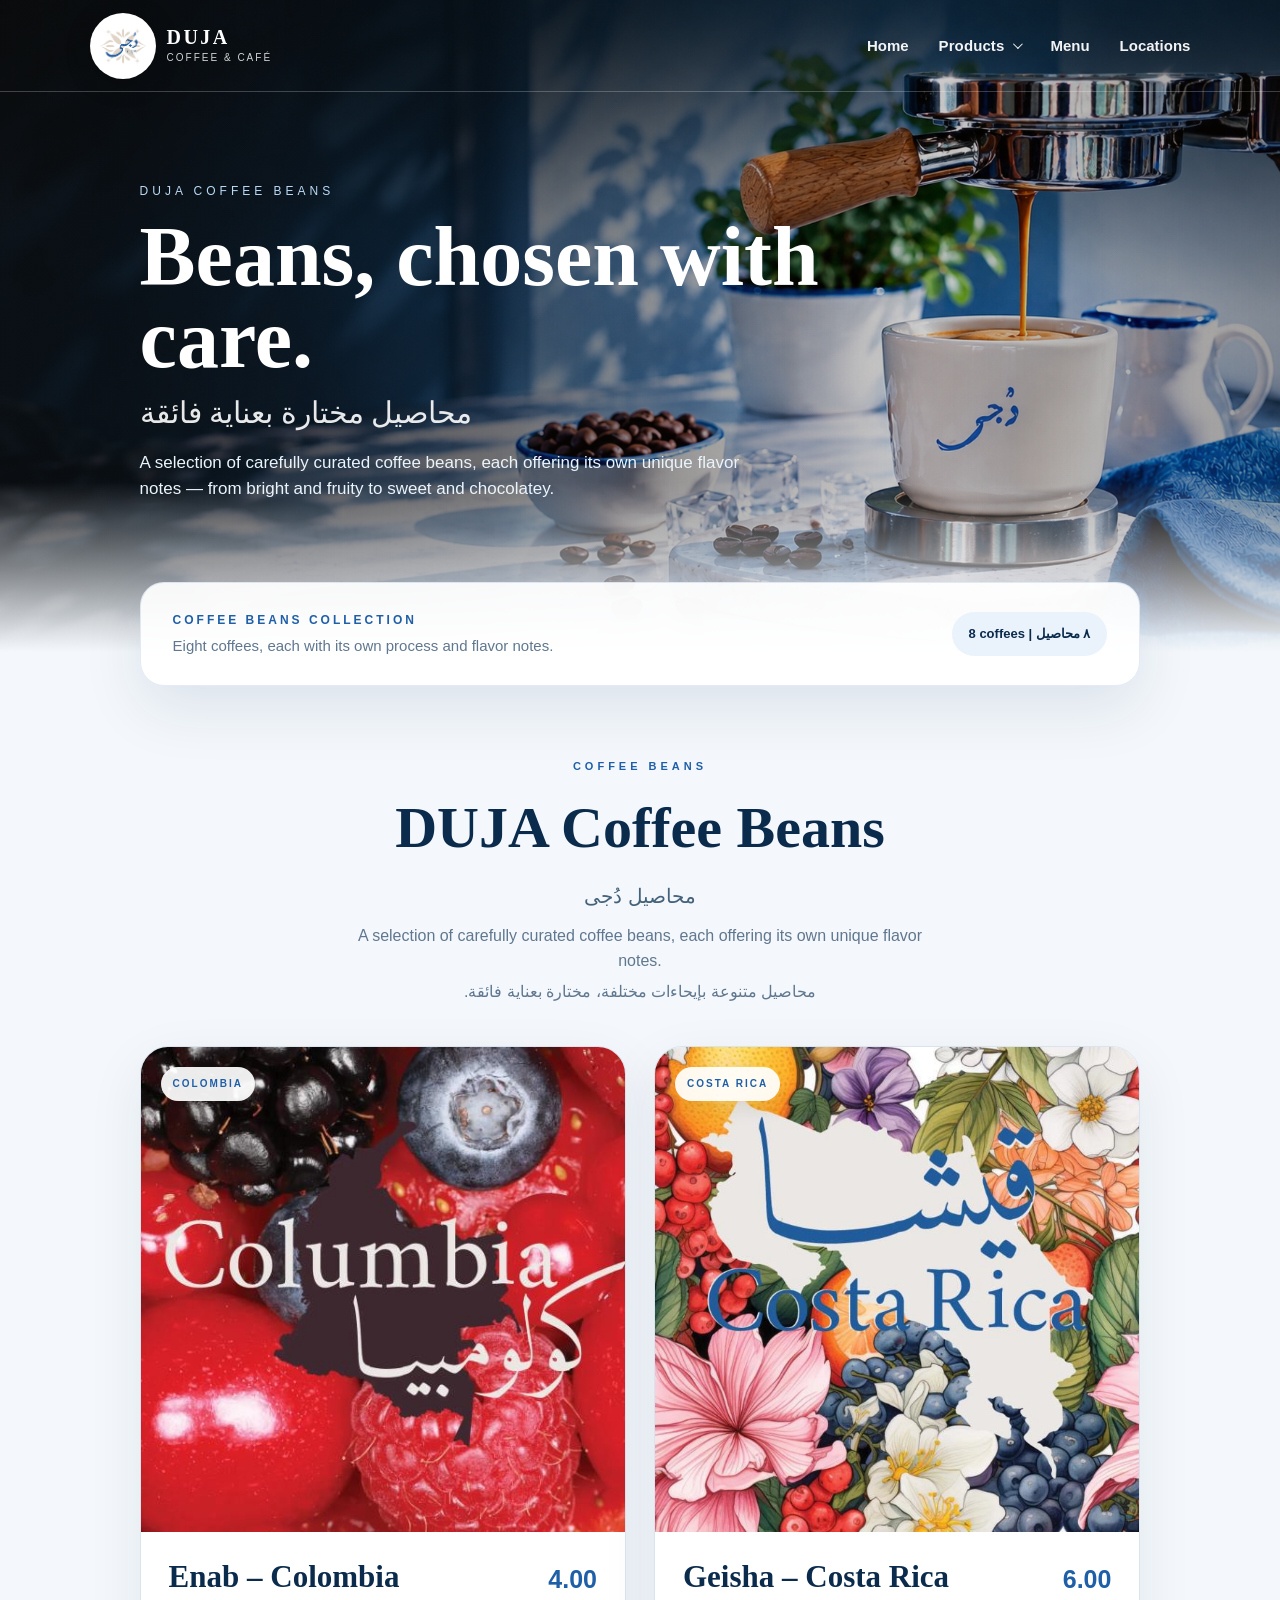
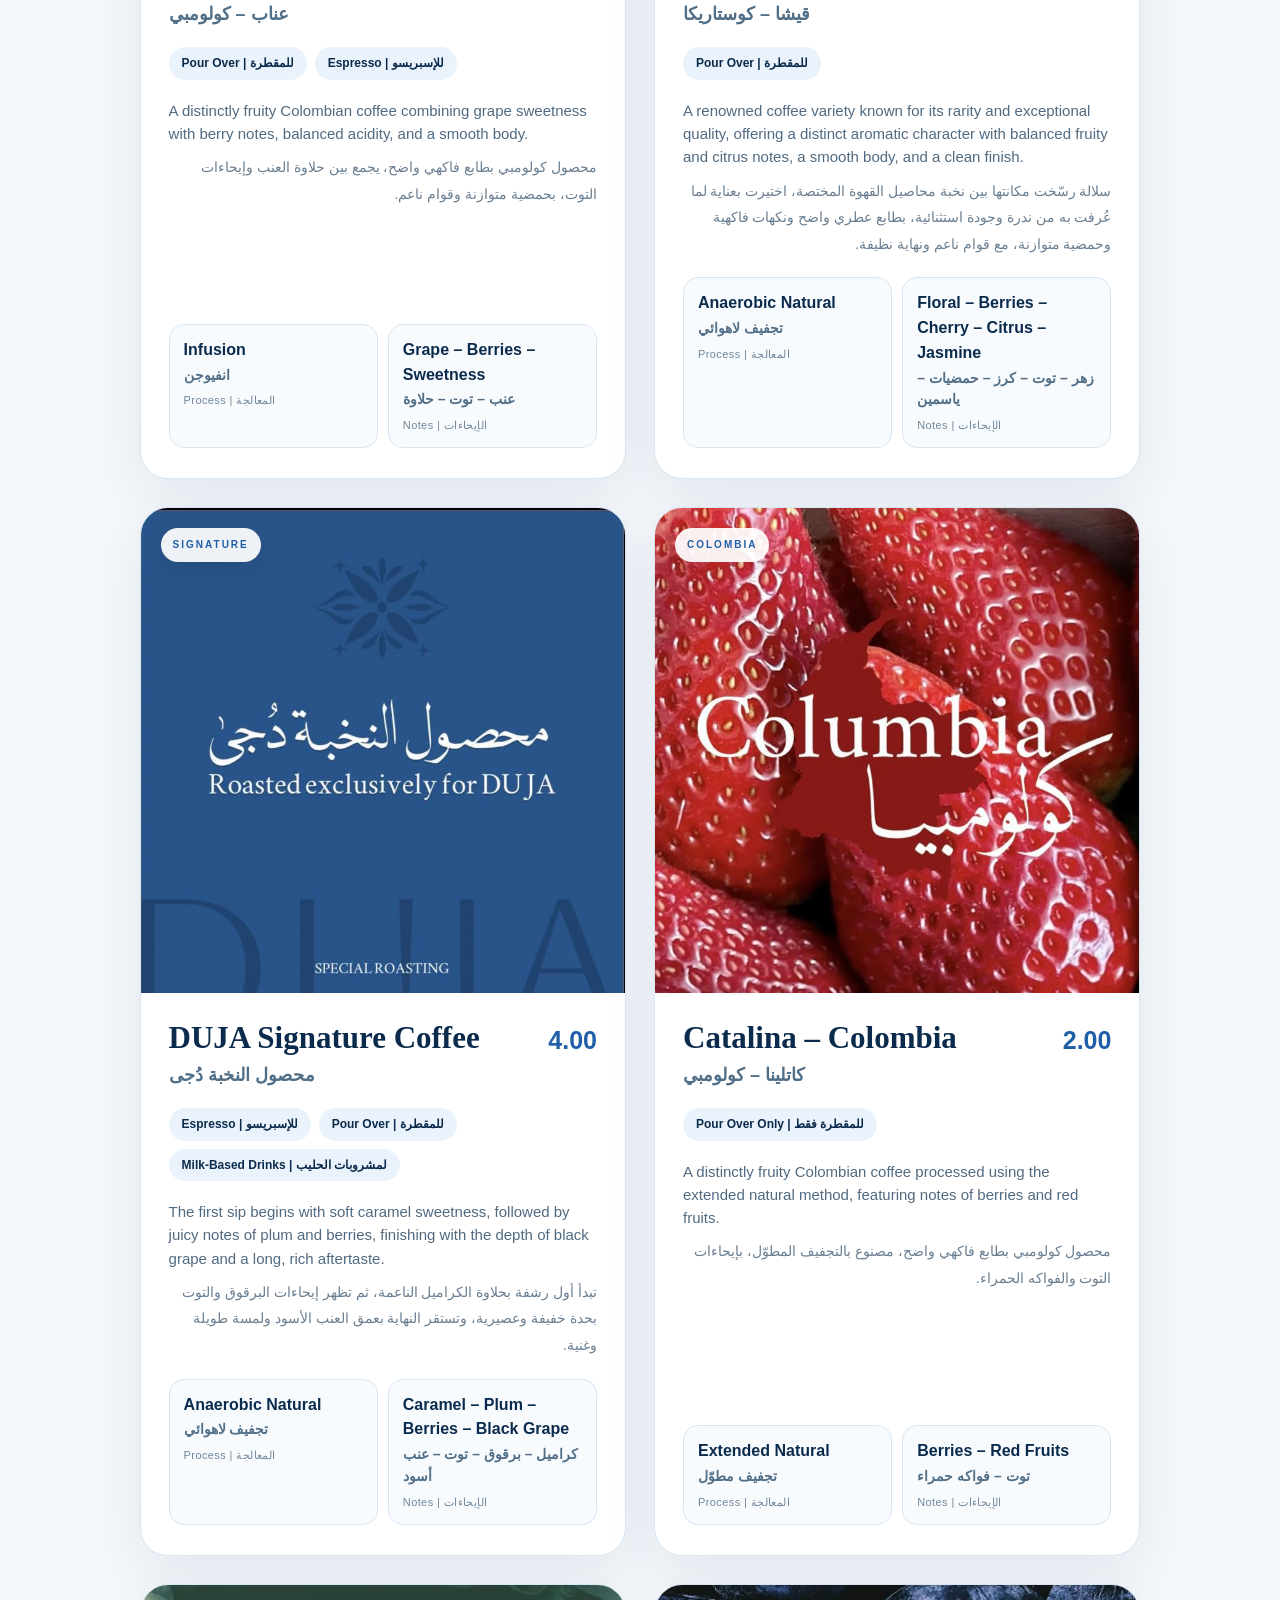
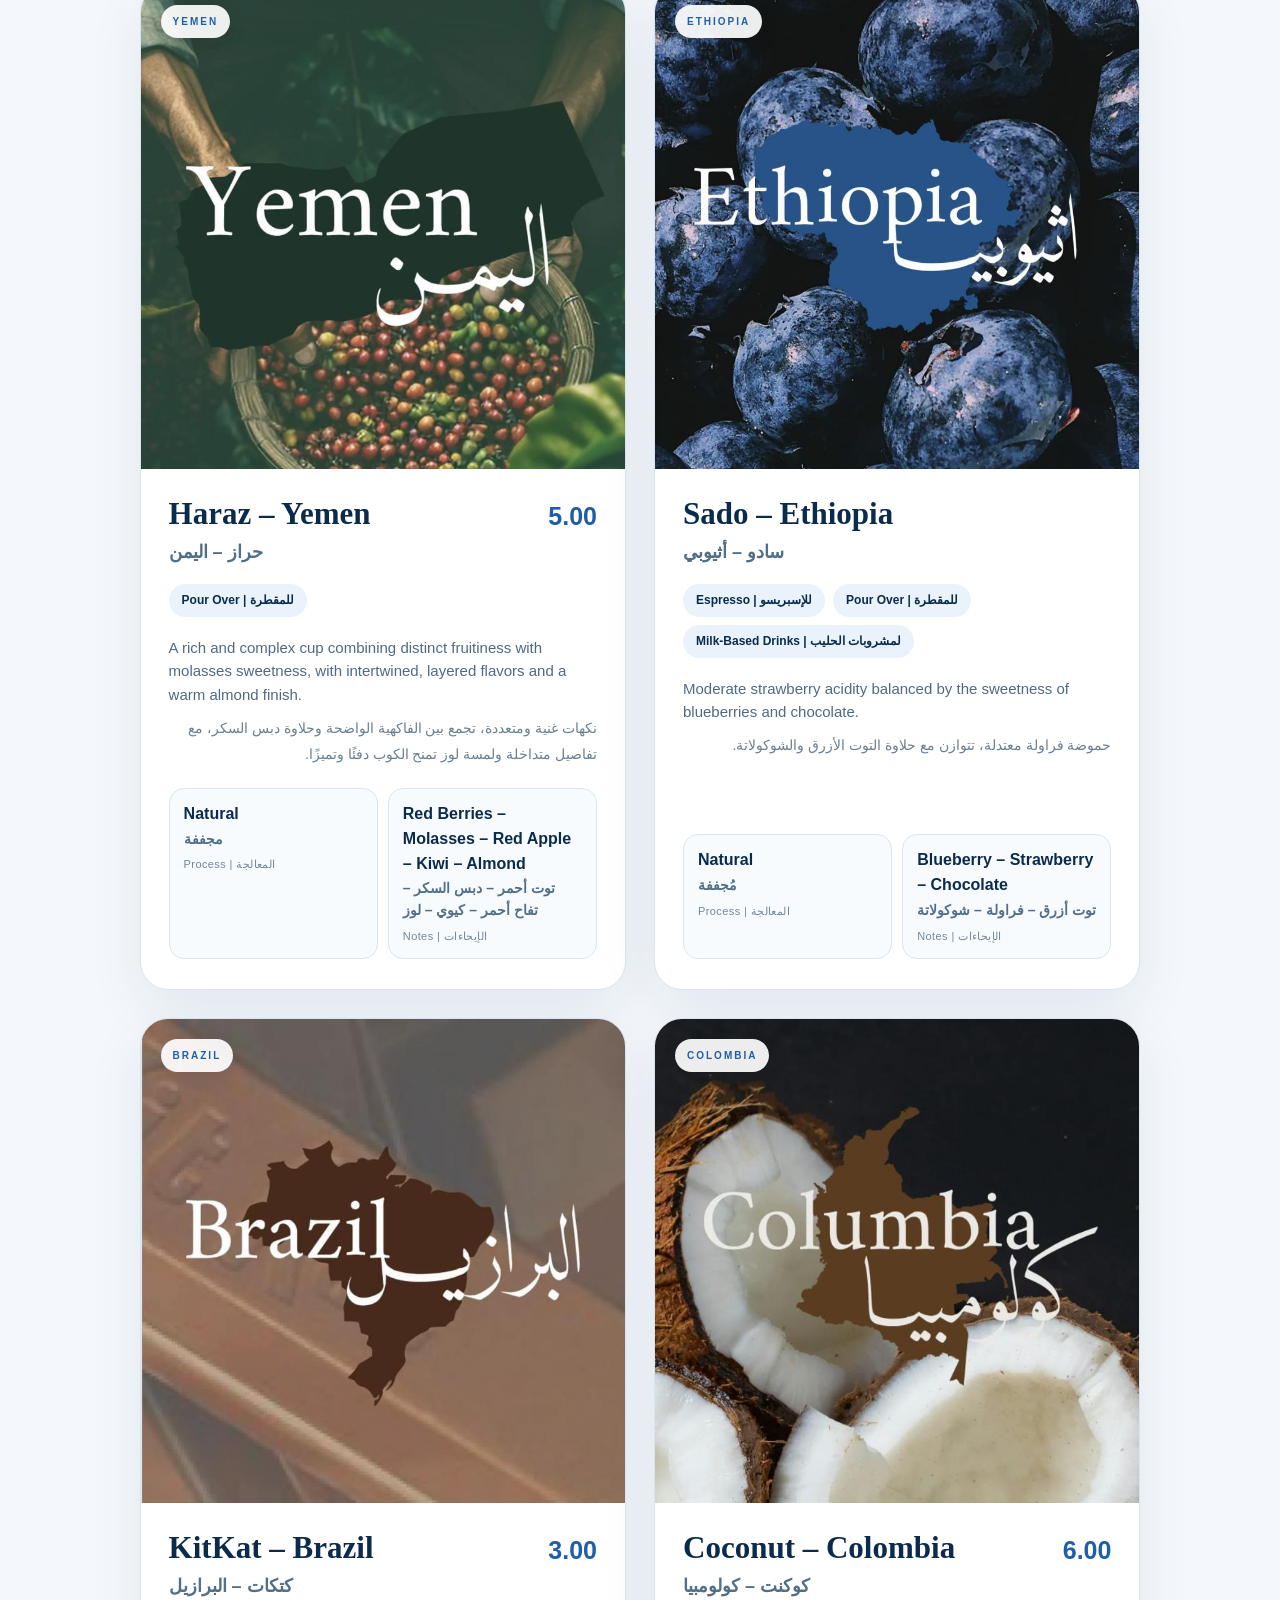
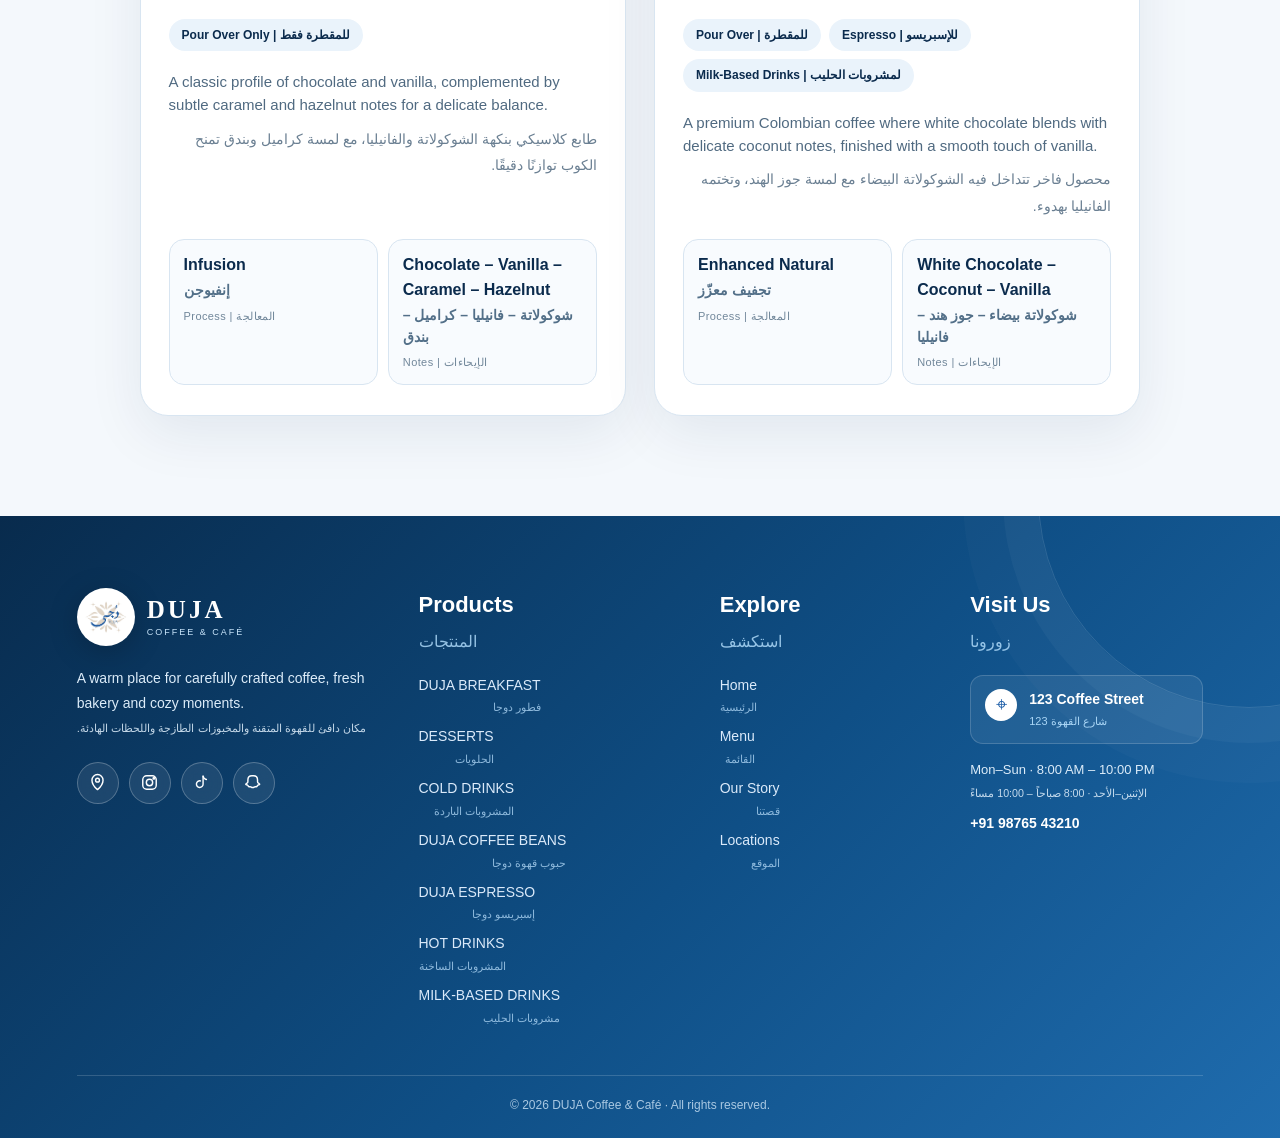
<file: products/duja-coffee-beans.html>
<!DOCTYPE html>

<html lang="en">
<head>
<meta content="#0b2b4d" name="theme-color"/>
<meta charset="utf-8"/>
<meta content="width=device-width, initial-scale=1.0" name="viewport"/>
<title>DUJA Coffee Beans — محاصيل دُجى</title>
<meta content="DUJA Coffee Beans — Enab, Geisha, DUJA Signature Coffee, Catalina, Haraz, Sado, KitKat and Coconut." name="description"/>
<style>
*{box-sizing:border-box;margin:0;padding:0}
html{scroll-behavior:smooth}
body{font-family:Arial,Helvetica,sans-serif;background:#f4f8fc;color:#10243d;line-height:1.55}
:root{--blue:#1f5fa8;--deep:#0b2b4d;--soft:#eaf3fb;--line:#d8e5f1;--paper:#fff;--muted:#60778f}
a{text-decoration:none;color:inherit}
.hero{min-height:600px;position:relative;overflow:hidden;color:#fff;background:radial-gradient(circle at 78% 45%,rgba(31,95,168,.85) 0,rgba(31,95,168,0) 48%),linear-gradient(90deg,#07192b,#0b2b4d 55%,#123f70)}
/* .hero:before{content:"";position:absolute;right:3%;top:54%;width:520px;height:520px;transform:translateY(-50%);background:url("/images/milk-based-hero.png") center/contain no-repeat;opacity:.34} */
.hero{
        background:
      linear-gradient(90deg,rgba(12,8,5,.84) 0%,rgba(12,8,5,.57) 38%,rgba(12,8,5,.2) 72%,rgba(12,8,5,.4) 100%),
      url("/images/herrro.png") center/cover no-repeat;
}


.hero:after{content:"";position:absolute;left:0;right:0;bottom:0;height:170px;background:linear-gradient(transparent,#f4f8fc);z-index:1}
nav{height:88px;display:flex;align-items:center;justify-content:space-between;padding:0 7%;border-bottom:1px solid rgba(255,255,255,.22);background:transparent;position:relative;z-index:10}
.logo{display:flex;align-items:center;gap:10px;color:#fff}.logo img{width:48px;height:48px;object-fit:cover;border-radius:50%;border:1px solid rgba(255,255,255,.55)}
.logo strong{display:block;font-size:20px;letter-spacing:1px}.logo span{display:block;font-size:9px;letter-spacing:2.5px;opacity:.8;text-transform:uppercase}
.navlinks{display:flex;align-items:center;gap:30px;font-size:14px}.navlinks a{color:#fff;opacity:.95}.navlinks a:hover{opacity:1;color:#cfe6fb}.nav-btn{padding:10px 17px;border:1px solid rgba(255,255,255,.55);border-radius:999px}.menu-btn{display:none;background:none;border:0;color:#fff;font-size:28px}
.hero-content{max-width:1180px;margin:auto;padding:90px 7% 150px;position:relative;z-index:2}.eyebrow{font-size:12px;letter-spacing:4px;text-transform:uppercase;color:#b9d9f5;margin-bottom:15px}.hero h1{font-family:Georgia,serif;font-size:clamp(48px,7vw,84px);line-height:.98;max-width:760px;margin-bottom:22px}.hero-ar{font-size:clamp(20px,2.5vw,30px);font-weight:500;opacity:.9;direction:rtl;text-align:left;display:block;margin-top:18px}.hero-copy{max-width:610px;color:#eaf4fc;font-size:17px}
main{position:relative;z-index:3}.intro{max-width:1180px;margin:-70px auto 0;padding:0 7%;position:relative;z-index:4}.intro-box{background:rgba(255,255,255,.92);border:1px solid rgba(31,95,168,.12);box-shadow:0 22px 60px rgba(11,43,77,.10);border-radius:24px;padding:28px 32px;display:flex;justify-content:space-between;align-items:center;gap:25px}.intro-title{font-size:12px;letter-spacing:3px;text-transform:uppercase;color:var(--blue);font-weight:800}.intro-copy{font-size:15px;color:var(--muted);margin-top:4px}.hours{white-space:nowrap;padding:12px 17px;border-radius:999px;background:var(--soft);color:var(--deep);font-weight:700;font-size:13px}
.products{max-width:1180px;margin:72px auto 100px;padding:0 7%}.section-head{text-align:center;margin-bottom:42px}.section-kicker{color:var(--blue);font-size:11px;font-weight:800;letter-spacing:4px;text-transform:uppercase}.section-head h2{font-family:Georgia,serif;font-size:clamp(38px,5vw,58px);color:var(--deep);margin:8px 0}.section-head .ar{font-size:20px;direction:rtl;display:block;color:#45627b}.section-head p{max-width:610px;margin:12px auto 0;color:var(--muted)}.section-head p.p-ar{direction:rtl;margin-top:6px}
.grid{display:grid;grid-template-columns:repeat(2,minmax(0,1fr));gap:28px}.card{display:flex;flex-direction:column;background:var(--paper);border:1px solid var(--line);border-radius:28px;overflow:hidden;box-shadow:0 18px 55px rgba(11,43,77,.08);transition:transform .3s ease,box-shadow .3s ease}.card:hover{transform:translateY(-7px);box-shadow:0 28px 65px rgba(11,43,77,.14)}
.image-wrap{aspect-ratio:1/1;position:relative;overflow:hidden;background:linear-gradient(135deg,#dbeaf7,#f7fbff)}.image-wrap img{width:100%;height:100%;object-fit:cover;display:block;transition:transform .6s ease}.card:hover .image-wrap img{transform:scale(1.035)}.image-placeholder{height:100%;display:flex;align-items:center;justify-content:center;flex-direction:column;color:#4e7191;letter-spacing:3px;text-transform:uppercase;background:radial-gradient(circle at 50% 42%,#fff 0,#edf5fb 45%,#d9e8f5 100%)}.image-placeholder strong{font-family:Georgia,serif;font-size:42px;letter-spacing:1px;color:var(--deep);text-transform:none;text-align:center;padding:0 20px}.image-placeholder span{font-size:11px;margin-top:8px}.badge{position:absolute;top:20px;left:20px;background:rgba(255,255,255,.92);color:var(--blue);font-size:10px;font-weight:800;letter-spacing:2px;text-transform:uppercase;padding:9px 12px;border-radius:999px;box-shadow:0 8px 20px rgba(0,0,0,.08)}
.card-body{padding:28px 28px 30px;flex:1;display:flex;flex-direction:column}.card-top{display:flex;align-items:flex-start;justify-content:space-between;gap:15px}.product-title h3{font-family:Georgia,serif;font-size:31px;color:var(--deep);line-height:1.08}.product-title .arabic{display:block;direction:rtl;text-align:left;font-size:18px;color:#526f88;margin-top:8px;font-weight:600}.price{font-size:25px;color:var(--blue);font-weight:800;white-space:nowrap}
.uses{display:flex;flex-wrap:wrap;gap:8px;margin-top:18px}.uses span{background:var(--soft);color:var(--deep);border-radius:999px;padding:7px 13px;font-size:12px;font-weight:700}
.desc{margin:19px 0;color:#506a81;font-size:15px}.desc-ar{direction:rtl;text-align:right;color:#6a7f92;font-size:14px;line-height:1.9;margin-top:-10px}
.stats{display:grid;grid-template-columns:repeat(2,1fr);gap:10px;margin:auto 0 0;padding-top:20px}.stat{border:1px solid var(--line);background:#f8fbfe;border-radius:15px;padding:13px 14px}.stat b{display:block;color:var(--deep);font-size:16px}.stat b em{display:block;font-style:normal;font-weight:600;font-size:14px;color:#526f88;direction:rtl;text-align:left;margin-top:2px}.stat span{display:block;font-size:11px;color:#71879a;letter-spacing:.4px;margin-top:6px}
.footer{background:var(--deep);color:#dceafa;padding:60px 7% 28px}.footer-inner{max-width:1180px;margin:auto;display:flex;justify-content:space-between;gap:40px}.footer h4{color:#fff;margin-bottom:12px}.footer p{color:#aac1d5;font-size:13px}.back{display:inline-flex;margin-top:22px;color:#a9d4f7;font-size:13px}.copyright{max-width:1180px;margin:35px auto 0;padding-top:20px;border-top:1px solid rgba(255,255,255,.12);font-size:11px;color:#8da8be}
@media(max-width:850px){nav{height:72px;padding:0 5%}.logo img{width:42px;height:42px}.logo strong{font-size:17px}.logo span{font-size:7px}.navlinks{display:none}.menu-btn{display:block}.hero{min-height:540px}.hero:before{width:420px;height:420px;right:-22%;opacity:.2}.hero-content{padding:78px 7% 135px}.hero h1{font-size:52px}.intro{margin:-55px auto 0;padding:0 5%}.intro-box{padding:22px;align-items:flex-start;flex-direction:column}.hours{white-space:normal}.products{padding:0 5%;margin-top:58px}.grid{grid-template-columns:1fr}.card-body{padding:23px}.card-top{flex-direction:column}.price{font-size:23px}.footer-inner{flex-direction:column}}
@media(max-width:480px){.hero h1{font-size:45px}.hero-ar{font-size:18px}.product-title h3{font-size:28px}.product-title .arabic{font-size:17px}.image-placeholder strong{font-size:32px}.stats{grid-template-columns:1fr}}
</style>
</head>
<body>
<section class="hero">
<div id="global-nav"></div>
<div class="hero-content">
<div class="eyebrow">DUJA COFFEE BEANS</div>
<h1>Beans, chosen with care.<span class="hero-ar">محاصيل مختارة بعناية فائقة</span></h1>
<p class="hero-copy">A selection of carefully curated coffee beans, each offering its own unique flavor notes — from bright and fruity to sweet and chocolatey.</p>
</div>
</section>
<main>
<section class="intro"><div class="intro-box"><div><div class="intro-title">Coffee Beans Collection</div><div class="intro-copy">Eight coffees, each with its own process and flavor notes.</div></div><div class="hours">8 coffees | ٨ محاصيل</div></div></section>
<section class="products" id="products">
<div class="section-head"><div class="section-kicker">Coffee Beans</div><h2>DUJA Coffee Beans</h2><span class="ar">محاصيل دُجى</span><p>A selection of carefully curated coffee beans, each offering its own unique flavor notes.</p><p class="p-ar">محاصيل متنوعة بإيحاءات مختلفة، مختارة بعناية فائقة.</p></div>
<div class="grid">
<article class="card">
<div class="image-wrap"><img alt="Enab – Colombia" fetchpriority="high" loading="eager" onerror="this.style.display='none';this.nextElementSibling.style.display='flex'" src="/images/enab-colombia.jpg"/><div class="image-placeholder" style="display:none"><strong>Enab – Colombia</strong><span>Product image</span></div><div class="badge">Colombia</div></div>
<div class="card-body"><div class="card-top"><div class="product-title"><h3>Enab – Colombia</h3><span class="arabic">عناب – كولومبي</span></div><div class="price">4.00</div></div>
<div class="uses"><span>Pour Over | للمقطرة</span><span>Espresso | للإسبريسو</span></div>
<p class="desc">A distinctly fruity Colombian coffee combining grape sweetness with berry notes, balanced acidity, and a smooth body.</p>
<p class="desc-ar">محصول كولومبي بطابع فاكهي واضح، يجمع بين حلاوة العنب وإيحاءات التوت، بحمضية متوازنة وقوام ناعم.</p>
<div class="stats"><div class="stat"><b>Infusion<em>انفيوجن</em></b><span>Process | المعالجة</span></div><div class="stat"><b>Grape – Berries – Sweetness<em>عنب – توت – حلاوة</em></b><span>Notes | الإيحاءات</span></div></div></div>
</article>
<article class="card">
<div class="image-wrap"><img alt="Geisha – Costa Rica" fetchpriority="high" loading="eager" onerror="this.style.display='none';this.nextElementSibling.style.display='flex'" src="/images/geisha-costa-rica.jpg"/><div class="image-placeholder" style="display:none"><strong>Geisha – Costa Rica</strong><span>Product image</span></div><div class="badge">Costa Rica</div></div>
<div class="card-body"><div class="card-top"><div class="product-title"><h3>Geisha – Costa Rica</h3><span class="arabic">قيشا – كوستاريكا</span></div><div class="price">6.00</div></div>
<div class="uses"><span>Pour Over | للمقطرة</span></div>
<p class="desc">A renowned coffee variety known for its rarity and exceptional quality, offering a distinct aromatic character with balanced fruity and citrus notes, a smooth body, and a clean finish.</p>
<p class="desc-ar">سلالة رسّخت مكانتها بين نخبة محاصيل القهوة المختصة، اختيرت بعناية لما عُرفت به من ندرة وجودة استثنائية، بطابع عطري واضح ونكهات فاكهية وحمضية متوازنة، مع قوام ناعم ونهاية نظيفة.</p>
<div class="stats"><div class="stat"><b>Anaerobic Natural<em>تجفيف لاهوائي</em></b><span>Process | المعالجة</span></div><div class="stat"><b>Floral – Berries – Cherry – Citrus – Jasmine<em>زهر – توت – كرز – حمضيات – ياسمين</em></b><span>Notes | الإيحاءات</span></div></div></div>
</article>
<article class="card">
<div class="image-wrap"><img alt="DUJA Signature Coffee" loading="lazy" onerror="this.style.display='none';this.nextElementSibling.style.display='flex'" src="/images/duja-signature.jpg"/><div class="image-placeholder" style="display:none"><strong>DUJA Signature Coffee</strong><span>Product image</span></div><div class="badge">Signature</div></div>
<div class="card-body"><div class="card-top"><div class="product-title"><h3>DUJA Signature Coffee</h3><span class="arabic">محصول النخبة دُجى</span></div><div class="price">4.00</div></div>
<div class="uses"><span>Espresso | للإسبريسو</span><span>Pour Over | للمقطرة</span><span>Milk-Based Drinks | لمشروبات الحليب</span></div>
<p class="desc">The first sip begins with soft caramel sweetness, followed by juicy notes of plum and berries, finishing with the depth of black grape and a long, rich aftertaste.</p>
<p class="desc-ar">تبدأ أول رشفة بحلاوة الكراميل الناعمة، ثم تظهر إيحاءات البرقوق والتوت بحدة خفيفة وعصيرية، وتستقر النهاية بعمق العنب الأسود ولمسة طويلة وغنية.</p>
<div class="stats"><div class="stat"><b>Anaerobic Natural<em>تجفيف لاهوائي</em></b><span>Process | المعالجة</span></div><div class="stat"><b>Caramel – Plum – Berries – Black Grape<em>كراميل – برقوق – توت – عنب أسود</em></b><span>Notes | الإيحاءات</span></div></div></div>
</article>
<article class="card">
<div class="image-wrap"><img alt="Catalina – Colombia" loading="lazy" onerror="this.style.display='none';this.nextElementSibling.style.display='flex'" src="/images/catalina-colombia.jpg"/><div class="image-placeholder" style="display:none"><strong>Catalina – Colombia</strong><span>Product image</span></div><div class="badge">Colombia</div></div>
<div class="card-body"><div class="card-top"><div class="product-title"><h3>Catalina – Colombia</h3><span class="arabic">كاتلينا – كولومبي</span></div><div class="price">2.00</div></div>
<div class="uses"><span>Pour Over Only | للمقطرة فقط</span></div>
<p class="desc">A distinctly fruity Colombian coffee processed using the extended natural method, featuring notes of berries and red fruits.</p>
<p class="desc-ar">محصول كولومبي بطابع فاكهي واضح، مصنوع بالتجفيف المطوّل، بإيحاءات التوت والفواكه الحمراء.</p>
<div class="stats"><div class="stat"><b>Extended Natural<em>تجفيف مطوّل</em></b><span>Process | المعالجة</span></div><div class="stat"><b>Berries – Red Fruits<em>توت – فواكه حمراء</em></b><span>Notes | الإيحاءات</span></div></div></div>
</article>
<article class="card">
<div class="image-wrap"><img alt="Haraz – Yemen" loading="lazy" onerror="this.style.display='none';this.nextElementSibling.style.display='flex'" src="/images/haraz-yemen.jpg"/><div class="image-placeholder" style="display:none"><strong>Haraz – Yemen</strong><span>Product image</span></div><div class="badge">Yemen</div></div>
<div class="card-body"><div class="card-top"><div class="product-title"><h3>Haraz – Yemen</h3><span class="arabic">حراز – اليمن</span></div><div class="price">5.00</div></div>
<div class="uses"><span>Pour Over | للمقطرة</span></div>
<p class="desc">A rich and complex cup combining distinct fruitiness with molasses sweetness, with intertwined, layered flavors and a warm almond finish.</p>
<p class="desc-ar">نكهات غنية ومتعددة، تجمع بين الفاكهية الواضحة وحلاوة دبس السكر، مع تفاصيل متداخلة ولمسة لوز تمنح الكوب دفئًا وتميزًا.</p>
<div class="stats"><div class="stat"><b>Natural<em>مجففة</em></b><span>Process | المعالجة</span></div><div class="stat"><b>Red Berries – Molasses – Red Apple – Kiwi – Almond<em>توت أحمر – دبس السكر – تفاح أحمر – كيوي – لوز</em></b><span>Notes | الإيحاءات</span></div></div></div>
</article>
<article class="card">
<div class="image-wrap"><img alt="Sado – Ethiopia" loading="lazy" onerror="this.style.display='none';this.nextElementSibling.style.display='flex'" src="/images/sado-ethiopia.jpg"/><div class="image-placeholder" style="display:none"><strong>Sado – Ethiopia</strong><span>Product image</span></div><div class="badge">Ethiopia</div></div>
<div class="card-body"><div class="card-top"><div class="product-title"><h3>Sado – Ethiopia</h3><span class="arabic">سادو – أثيوبي</span></div><!-- Price not listed in the PDF for this coffee --></div>
<div class="uses"><span>Espresso | للإسبريسو</span><span>Pour Over | للمقطرة</span><span>Milk-Based Drinks | لمشروبات الحليب</span></div>
<p class="desc">Moderate strawberry acidity balanced by the sweetness of blueberries and chocolate.</p>
<p class="desc-ar">حموضة فراولة معتدلة، تتوازن مع حلاوة التوت الأزرق والشوكولاتة.</p>
<div class="stats"><div class="stat"><b>Natural<em>مُجففة</em></b><span>Process | المعالجة</span></div><div class="stat"><b>Blueberry – Strawberry – Chocolate<em>توت أزرق – فراولة – شوكولاتة</em></b><span>Notes | الإيحاءات</span></div></div></div>
</article>
<article class="card">
<div class="image-wrap"><img alt="KitKat – Brazil" loading="lazy" onerror="this.style.display='none';this.nextElementSibling.style.display='flex'" src="/images/kitkat-brazil.jpg"/><div class="image-placeholder" style="display:none"><strong>KitKat – Brazil</strong><span>Product image</span></div><div class="badge">Brazil</div></div>
<div class="card-body"><div class="card-top"><div class="product-title"><h3>KitKat – Brazil</h3><span class="arabic">كتكات – البرازيل</span></div><div class="price">3.00</div></div>
<div class="uses"><span>Pour Over Only | للمقطرة فقط</span></div>
<p class="desc">A classic profile of chocolate and vanilla, complemented by subtle caramel and hazelnut notes for a delicate balance.</p>
<p class="desc-ar">طابع كلاسيكي بنكهة الشوكولاتة والفانيليا، مع لمسة كراميل وبندق تمنح الكوب توازنًا دقيقًا.</p>
<div class="stats"><div class="stat"><b>Infusion<em>إنفيوجن</em></b><span>Process | المعالجة</span></div><div class="stat"><b>Chocolate – Vanilla – Caramel – Hazelnut<em>شوكولاتة – فانيليا – كراميل – بندق</em></b><span>Notes | الإيحاءات</span></div></div></div>
</article>
<article class="card">
<div class="image-wrap"><img alt="Coconut – Colombia" loading="lazy" onerror="this.style.display='none';this.nextElementSibling.style.display='flex'" src="/images/coconut-colombia.jpg"/><div class="image-placeholder" style="display:none"><strong>Coconut – Colombia</strong><span>Product image</span></div><div class="badge">Colombia</div></div>
<div class="card-body"><div class="card-top"><div class="product-title"><h3>Coconut – Colombia</h3><span class="arabic">كوكنت – كولومبيا</span></div><div class="price">6.00</div></div>
<div class="uses"><span>Pour Over | للمقطرة</span><span>Espresso | للإسبريسو</span><span>Milk-Based Drinks | لمشروبات الحليب</span></div>
<p class="desc">A premium Colombian coffee where white chocolate blends with delicate coconut notes, finished with a smooth touch of vanilla.</p>
<p class="desc-ar">محصول فاخر تتداخل فيه الشوكولاتة البيضاء مع لمسة جوز الهند، وتختمه الفانيليا بهدوء.</p>
<div class="stats"><div class="stat"><b>Enhanced Natural<em>تجفيف معزّز</em></b><span>Process | المعالجة</span></div><div class="stat"><b>White Chocolate – Coconut – Vanilla<em>شوكولاتة بيضاء – جوز هند – فانيليا</em></b><span>Notes | الإيحاءات</span></div></div></div>
</article>
</div>
</section>
</main>
<div id="global-footer"></div>

<script src="../components.js"></script></body>
</html>
</file>
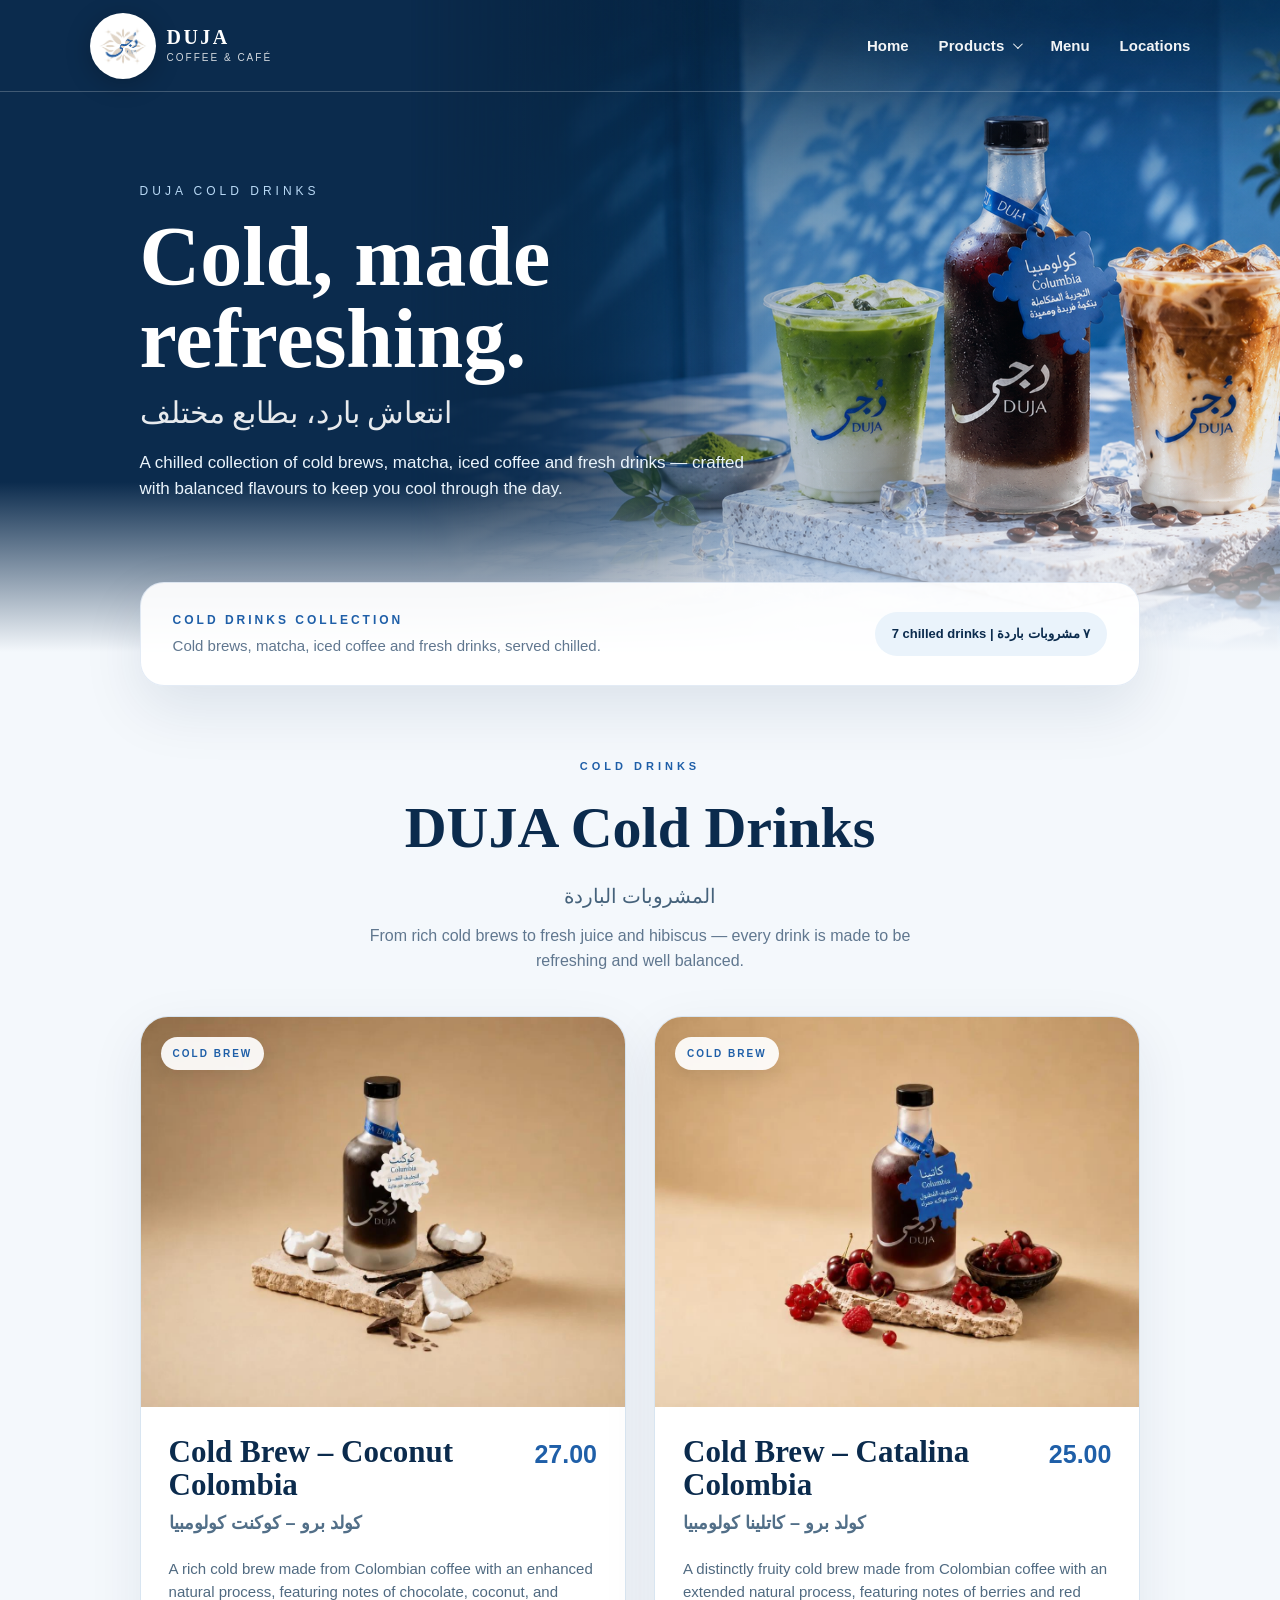
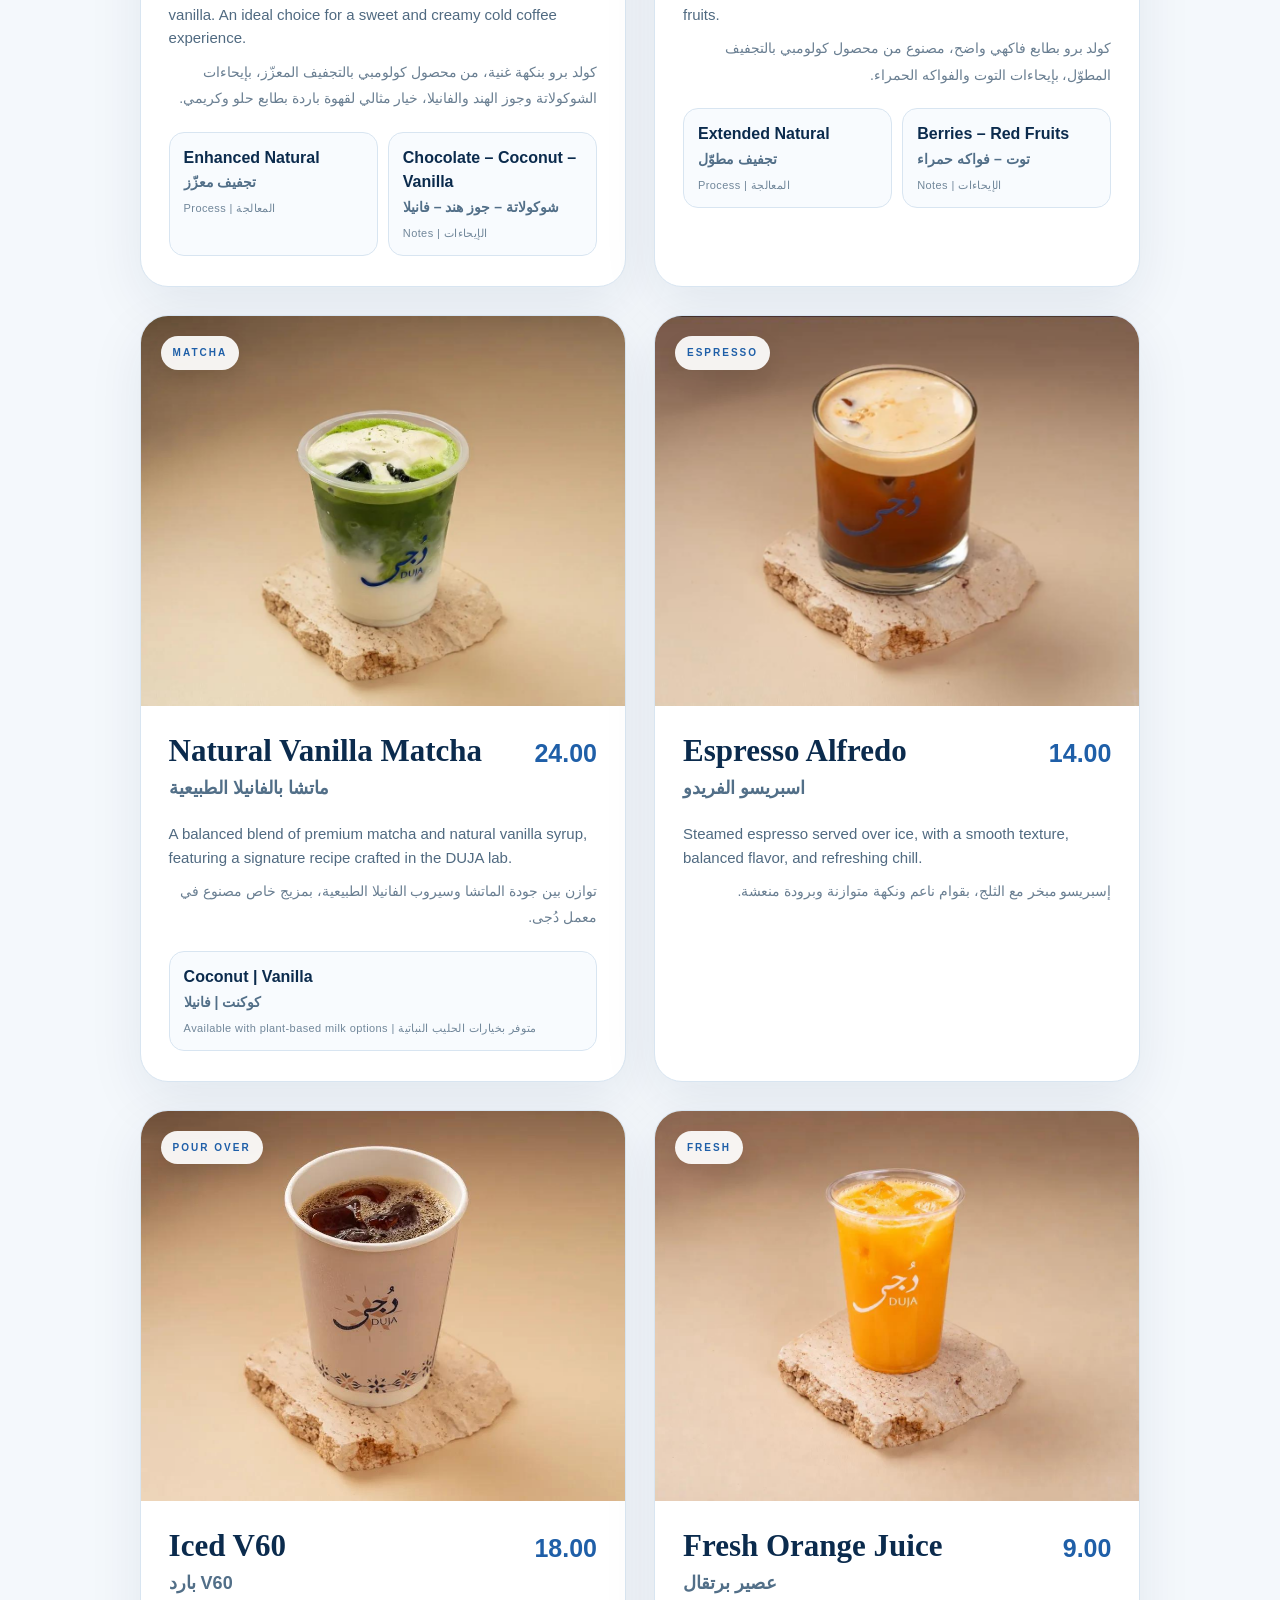
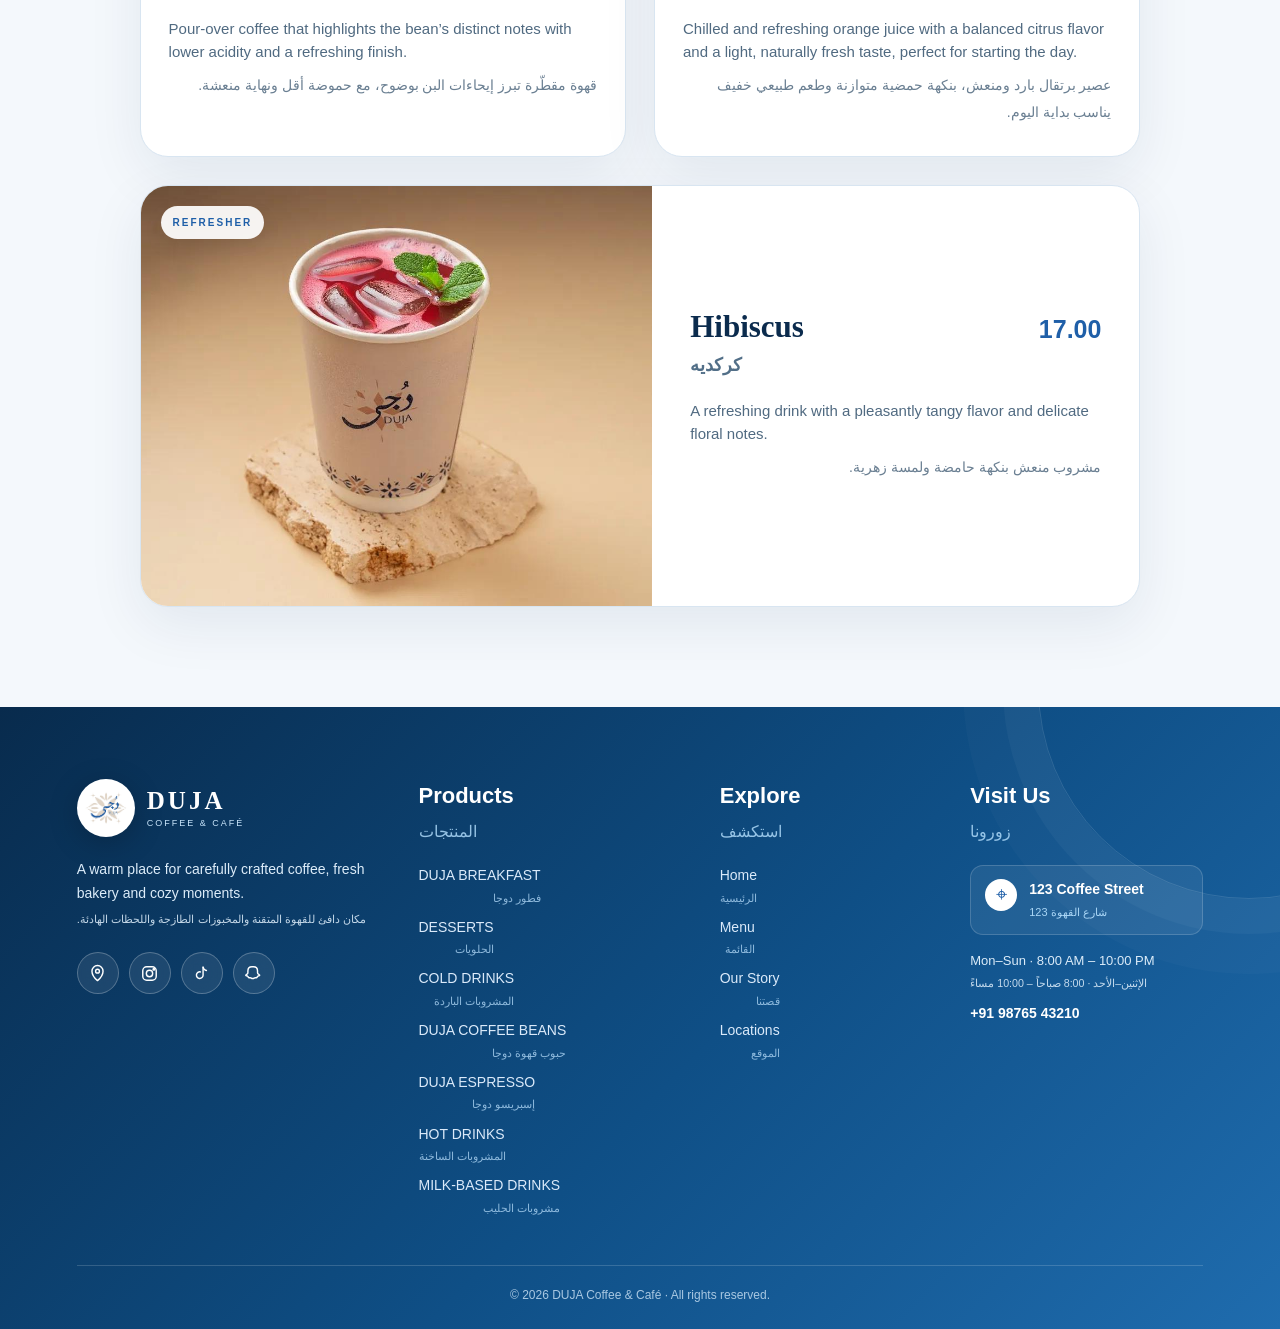
<file: products/duja-cold-drinks (1).html>
<!DOCTYPE html>

<html lang="en">
<head>
<meta content="#0b2b4d" name="theme-color"/>
<meta charset="utf-8"/>
<meta content="width=device-width, initial-scale=1.0" name="viewport"/>
<title>DUJA Cold Drinks — المشروبات الباردة</title>
<meta content="DUJA Cold Drinks — Cold Brew, Natural Vanilla Matcha, Espresso Alfredo, Iced V60, Fresh Orange Juice and Hibiscus." name="description"/>
<style>
*{box-sizing:border-box;margin:0;padding:0}
html{scroll-behavior:smooth}
body{font-family:Arial,Helvetica,sans-serif;background:#f4f8fc;color:#10243d;line-height:1.55}
:root{--blue:#1f5fa8;--deep:#0b2b4d;--soft:#eaf3fb;--line:#d8e5f1;--paper:#fff;--muted:#60778f}
a{text-decoration:none;color:inherit}
.hero{min-height:600px;position:relative;overflow:hidden;color:#fff;background:#0b2b4d}
.hero:before{content:"";position:absolute;top:0;right:0;bottom:0;left:32%;background:linear-gradient(90deg,rgba(7,25,43,.78),rgba(11,43,77,.30) 42%,rgba(11,43,77,.08) 75%),url("/images/cold-drinks-herro.png") 50% 35%/cover no-repeat;-webkit-mask-image:linear-gradient(90deg,transparent,#000 38%);mask-image:linear-gradient(90deg,transparent,#000 38%)}
.hero:after{content:"";position:absolute;left:0;right:0;bottom:0;height:170px;background:linear-gradient(transparent,#f4f8fc);z-index:1}
nav{height:88px;display:flex;align-items:center;justify-content:space-between;padding:0 7%;border-bottom:1px solid rgba(255,255,255,.22);background:transparent;position:relative;z-index:10}
.logo{display:flex;align-items:center;gap:10px;color:#fff}.logo img{width:48px;height:48px;object-fit:cover;border-radius:50%;border:1px solid rgba(255,255,255,.55)}
.logo strong{display:block;font-size:20px;letter-spacing:1px}.logo span{display:block;font-size:9px;letter-spacing:2.5px;opacity:.8;text-transform:uppercase}
.navlinks{display:flex;align-items:center;gap:30px;font-size:14px}.navlinks a{color:#fff;opacity:.95}.navlinks a:hover{opacity:1;color:#cfe6fb}.nav-btn{padding:10px 17px;border:1px solid rgba(255,255,255,.55);border-radius:999px}.menu-btn{display:none;background:none;border:0;color:#fff;font-size:28px}
.hero-content{max-width:1180px;margin:auto;padding:90px 7% 150px;position:relative;z-index:2}.eyebrow{font-size:12px;letter-spacing:4px;text-transform:uppercase;color:#b9d9f5;margin-bottom:15px}.hero h1{font-family:Georgia,serif;font-size:clamp(48px,7vw,84px);line-height:.98;max-width:760px;margin-bottom:22px}.hero-ar{font-size:clamp(20px,2.5vw,30px);font-weight:500;opacity:.9;direction:rtl;text-align:left;display:block;margin-top:18px}.hero-copy{max-width:610px;color:#eaf4fc;font-size:17px}
main{position:relative;z-index:3}.intro{max-width:1180px;margin:-70px auto 0;padding:0 7%;position:relative;z-index:4}.intro-box{background:rgba(255,255,255,.92);border:1px solid rgba(31,95,168,.12);box-shadow:0 22px 60px rgba(11,43,77,.10);border-radius:24px;padding:28px 32px;display:flex;justify-content:space-between;align-items:center;gap:25px}.intro-title{font-size:12px;letter-spacing:3px;text-transform:uppercase;color:var(--blue);font-weight:800}.intro-copy{font-size:15px;color:var(--muted);margin-top:4px}.hours{white-space:nowrap;padding:12px 17px;border-radius:999px;background:var(--soft);color:var(--deep);font-weight:700;font-size:13px}
.products{max-width:1180px;margin:72px auto 100px;padding:0 7%}.section-head{text-align:center;margin-bottom:42px}.section-kicker{color:var(--blue);font-size:11px;font-weight:800;letter-spacing:4px;text-transform:uppercase}.section-head h2{font-family:Georgia,serif;font-size:clamp(38px,5vw,58px);color:var(--deep);margin:8px 0}.section-head .ar{font-size:20px;direction:rtl;display:block;color:#45627b}.section-head p{max-width:610px;margin:12px auto 0;color:var(--muted)}
.grid{display:grid;grid-template-columns:repeat(2,minmax(0,1fr));gap:28px}.card{background:var(--paper);border:1px solid var(--line);border-radius:28px;overflow:hidden;box-shadow:0 18px 55px rgba(11,43,77,.08);transition:transform .3s ease,box-shadow .3s ease}.card:hover{transform:translateY(-7px);box-shadow:0 28px 65px rgba(11,43,77,.14)}
.image-wrap{height:390px;position:relative;overflow:hidden;background:linear-gradient(135deg,#dbeaf7,#f7fbff)}.image-wrap img{width:100%;height:100%;object-fit:cover;display:block;transition:transform .6s ease}.card:hover .image-wrap img{transform:scale(1.035)}.image-placeholder{height:100%;display:flex;align-items:center;justify-content:center;flex-direction:column;color:#4e7191;letter-spacing:3px;text-transform:uppercase;background:radial-gradient(circle at 50% 42%,#fff 0,#edf5fb 45%,#d9e8f5 100%)}.image-placeholder strong{font-family:Georgia,serif;font-size:42px;letter-spacing:1px;color:var(--deep);text-transform:none;text-align:center;padding:0 20px}.image-placeholder span{font-size:11px;margin-top:8px}.badge{position:absolute;top:20px;left:20px;background:rgba(255,255,255,.92);color:var(--blue);font-size:10px;font-weight:800;letter-spacing:2px;text-transform:uppercase;padding:9px 12px;border-radius:999px;box-shadow:0 8px 20px rgba(0,0,0,.08)}
.card-body{padding:28px 28px 30px}.card-top{display:flex;align-items:flex-start;justify-content:space-between;gap:15px}.product-title h3{font-family:Georgia,serif;font-size:31px;color:var(--deep);line-height:1.08}.product-title .arabic{display:block;direction:rtl;text-align:left;font-size:18px;color:#526f88;margin-top:8px;font-weight:600}.price{font-size:25px;color:var(--blue);font-weight:800;white-space:nowrap}.desc{margin:19px 0;color:#506a81;font-size:15px}.desc-ar{direction:rtl;text-align:right;color:#6a7f92;font-size:14px;line-height:1.9;margin-top:-10px}
.stats{display:grid;grid-template-columns:repeat(2,1fr);gap:10px;margin:20px 0 0}.stats.one{grid-template-columns:1fr}.stat{border:1px solid var(--line);background:#f8fbfe;border-radius:15px;padding:13px 14px}.stat b{display:block;color:var(--deep);font-size:16px}.stat b em{display:block;font-style:normal;font-weight:600;font-size:14px;color:#526f88;direction:rtl;text-align:left;margin-top:2px}.stat span{display:block;font-size:11px;color:#71879a;letter-spacing:.4px;margin-top:6px}
.footer{background:var(--deep);color:#dceafa;padding:60px 7% 28px}.footer-inner{max-width:1180px;margin:auto;display:flex;justify-content:space-between;gap:40px}.footer h4{color:#fff;margin-bottom:12px}.footer p{color:#aac1d5;font-size:13px}.back{display:inline-flex;margin-top:22px;color:#a9d4f7;font-size:13px}.copyright{max-width:1180px;margin:35px auto 0;padding-top:20px;border-top:1px solid rgba(255,255,255,.12);font-size:11px;color:#8da8be}
@media(min-width:851px){.card.wide{grid-column:1/-1;display:grid;grid-template-columns:1.05fr 1fr}.card.wide .image-wrap{height:100%;min-height:420px}.card.wide .card-body{display:flex;flex-direction:column;justify-content:center;padding:38px}}
@media(max-width:850px){nav{height:72px;padding:0 5%}.logo img{width:42px;height:42px}.logo strong{font-size:17px}.logo span{font-size:7px}.navlinks{display:none}.menu-btn{display:block}.hero{min-height:540px}.hero:before{left:0;opacity:.4;-webkit-mask-image:none;mask-image:none}.hero-content{padding:78px 7% 135px}.hero h1{font-size:52px}.intro{margin:-55px auto 0;padding:0 5%}.intro-box{padding:22px;align-items:flex-start;flex-direction:column}.hours{white-space:normal}.products{padding:0 5%;margin-top:58px}.grid{grid-template-columns:1fr}.image-wrap{height:320px}.card-body{padding:23px}.card-top{flex-direction:column}.price{font-size:23px}.footer-inner{flex-direction:column}}
@media(max-width:480px){.hero h1{font-size:45px}.hero-ar{font-size:18px}.image-wrap{height:280px}.product-title h3{font-size:28px}.product-title .arabic{font-size:17px}.image-placeholder strong{font-size:32px}}
</style>
</head>
<body>
<section class="hero">
<div id="global-nav"></div>
<div class="hero-content">
<div class="eyebrow">DUJA COLD DRINKS</div>
<h1>Cold, made refreshing.<span class="hero-ar">انتعاش بارد، بطابع مختلف</span></h1>
<p class="hero-copy">A chilled collection of cold brews, matcha, iced coffee and fresh drinks — crafted with balanced flavours to keep you cool through the day.</p>
</div>
</section>
<main>
<section class="intro"><div class="intro-box"><div><div class="intro-title">Cold Drinks Collection</div><div class="intro-copy">Cold brews, matcha, iced coffee and fresh drinks, served chilled.</div></div><div class="hours">7 chilled drinks | ٧ مشروبات باردة</div></div></section>
<section class="products" id="products">
<div class="section-head"><div class="section-kicker">Cold Drinks</div><h2>DUJA Cold Drinks</h2><span class="ar">المشروبات الباردة</span><p>From rich cold brews to fresh juice and hibiscus — every drink is made to be refreshing and well balanced.</p></div>
<div class="grid">
<article class="card">
<div class="image-wrap"><img alt="Cold Brew – Coconut Colombia" fetchpriority="high" loading="eager" onerror="this.style.display='none';this.nextElementSibling.style.display='flex'" src="/images/cold-drinks-hero.jpg"/><div class="image-placeholder" style="display:none"><strong>Cold Brew – Coconut Colombia</strong><span>Product image</span></div><div class="badge">Cold Brew</div></div>
<div class="card-body"><div class="card-top"><div class="product-title"><h3>Cold Brew – Coconut Colombia</h3><span class="arabic">كولد برو – كوكنت كولومبيا</span></div><div class="price">27.00</div></div>
<p class="desc">A rich cold brew made from Colombian coffee with an enhanced natural process, featuring notes of chocolate, coconut, and vanilla. An ideal choice for a sweet and creamy cold coffee experience.</p>
<p class="desc-ar">كولد برو بنكهة غنية، من محصول كولومبي بالتجفيف المعزّز، بإيحاءات الشوكولاتة وجوز الهند والفانيلا، خيار مثالي لقهوة باردة بطابع حلو وكريمي.</p>
<div class="stats"><div class="stat"><b>Enhanced Natural<em>تجفيف معزّز</em></b><span>Process | المعالجة</span></div><div class="stat"><b>Chocolate – Coconut – Vanilla<em>شوكولاتة – جوز هند – فانيلا</em></b><span>Notes | الإيحاءات</span></div></div></div>
</article>
<article class="card">
<div class="image-wrap"><img alt="Cold Brew – Catalina Colombia" fetchpriority="high" loading="eager" onerror="this.style.display='none';this.nextElementSibling.style.display='flex'" src="/images/cold-brew-colombia-coconut.jpg"/><div class="image-placeholder" style="display:none"><strong>Cold Brew – Catalina Colombia</strong><span>Product image</span></div><div class="badge">Cold Brew</div></div>
<div class="card-body"><div class="card-top"><div class="product-title"><h3>Cold Brew – Catalina Colombia</h3><span class="arabic">كولد برو – كاتلينا كولومبيا</span></div><div class="price">25.00</div></div>
<p class="desc">A distinctly fruity cold brew made from Colombian coffee with an extended natural process, featuring notes of berries and red fruits.</p>
<p class="desc-ar">كولد برو بطابع فاكهي واضح، مصنوع من محصول كولومبي بالتجفيف المطوّل، بإيحاءات التوت والفواكه الحمراء.</p>
<div class="stats"><div class="stat"><b>Extended Natural<em>تجفيف مطوّل</em></b><span>Process | المعالجة</span></div><div class="stat"><b>Berries – Red Fruits<em>توت – فواكه حمراء</em></b><span>Notes | الإيحاءات</span></div></div></div>
</article>
<article class="card">
<div class="image-wrap"><img alt="Natural Vanilla Matcha" loading="lazy" onerror="this.style.display='none';this.nextElementSibling.style.display='flex'" src="/images/natural-vanilla-matcha.jpg"/><div class="image-placeholder" style="display:none"><strong>Natural Vanilla Matcha</strong><span>Product image</span></div><div class="badge">Matcha</div></div>
<div class="card-body"><div class="card-top"><div class="product-title"><h3>Natural Vanilla Matcha</h3><span class="arabic">ماتشا بالفانيلا الطبيعية</span></div><div class="price">24.00</div></div>
<p class="desc">A balanced blend of premium matcha and natural vanilla syrup, featuring a signature recipe crafted in the DUJA lab.</p>
<p class="desc-ar">توازن بين جودة الماتشا وسيروب الفانيلا الطبيعية، بمزيج خاص مصنوع في معمل دُجى.</p>
<div class="stats one"><div class="stat"><b>Coconut | Vanilla<em>كوكنت | فانيلا</em></b><span>Available with plant-based milk options | متوفر بخيارات الحليب النباتية</span></div></div></div>
</article>
<article class="card">
<div class="image-wrap"><img alt="Espresso Alfredo" loading="lazy" onerror="this.style.display='none';this.nextElementSibling.style.display='flex'" src="/images/espresso-alfredo.jpg"/><div class="image-placeholder" style="display:none"><strong>Espresso Alfredo</strong><span>Product image</span></div><div class="badge">Espresso</div></div>
<div class="card-body"><div class="card-top"><div class="product-title"><h3>Espresso Alfredo</h3><span class="arabic">اسبريسو الفريدو</span></div><div class="price">14.00</div></div>
<p class="desc">Steamed espresso served over ice, with a smooth texture, balanced flavor, and refreshing chill.</p>
<p class="desc-ar">إسبريسو مبخر مع الثلج، بقوام ناعم ونكهة متوازنة وبرودة منعشة.</p></div>
</article>
<article class="card">
<div class="image-wrap"><img alt="Iced V60" loading="lazy" onerror="this.style.display='none';this.nextElementSibling.style.display='flex'" src="/images/iced-v60.jpg"/><div class="image-placeholder" style="display:none"><strong>Iced V60</strong><span>Product image</span></div><div class="badge">Pour Over</div></div>
<div class="card-body"><div class="card-top"><div class="product-title"><h3>Iced V60</h3><span class="arabic">V60 بارد</span></div><div class="price">18.00</div></div>
<p class="desc">Pour-over coffee that highlights the bean’s distinct notes with lower acidity and a refreshing finish.</p>
<p class="desc-ar">قهوة مقطّرة تبرز إيحاءات البن بوضوح، مع حموضة أقل ونهاية منعشة.</p></div>
</article>
<article class="card">
<div class="image-wrap"><img alt="Fresh Orange Juice" loading="lazy" onerror="this.style.display='none';this.nextElementSibling.style.display='flex'" src="/images/fresh-orange-juice.jpg"/><div class="image-placeholder" style="display:none"><strong>Fresh Orange Juice</strong><span>Product image</span></div><div class="badge">Fresh</div></div>
<div class="card-body"><div class="card-top"><div class="product-title"><h3>Fresh Orange Juice</h3><span class="arabic">عصير برتقال</span></div><div class="price">9.00</div></div>
<p class="desc">Chilled and refreshing orange juice with a balanced citrus flavor and a light, naturally fresh taste, perfect for starting the day.</p>
<p class="desc-ar">عصير برتقال بارد ومنعش، بنكهة حمضية متوازنة وطعم طبيعي خفيف يناسب بداية اليوم.</p></div>
</article>
<article class="card wide">
<div class="image-wrap"><img alt="Hibiscus" loading="lazy" onerror="this.style.display='none';this.nextElementSibling.style.display='flex'" src="/images/hibiscus.jpg"/><div class="image-placeholder" style="display:none"><strong>Hibiscus</strong><span>Product image</span></div><div class="badge">Refresher</div></div>
<div class="card-body"><div class="card-top"><div class="product-title"><h3>Hibiscus</h3><span class="arabic">كركديه</span></div><div class="price">17.00</div></div>
<p class="desc">A refreshing drink with a pleasantly tangy flavor and delicate floral notes.</p>
<p class="desc-ar">مشروب منعش بنكهة حامضة ولمسة زهرية.</p></div>
</article>
</div>
</section>
</main>
<div id="global-footer"></div>

<script src="../components.js"></script></body>
</html>
</file>
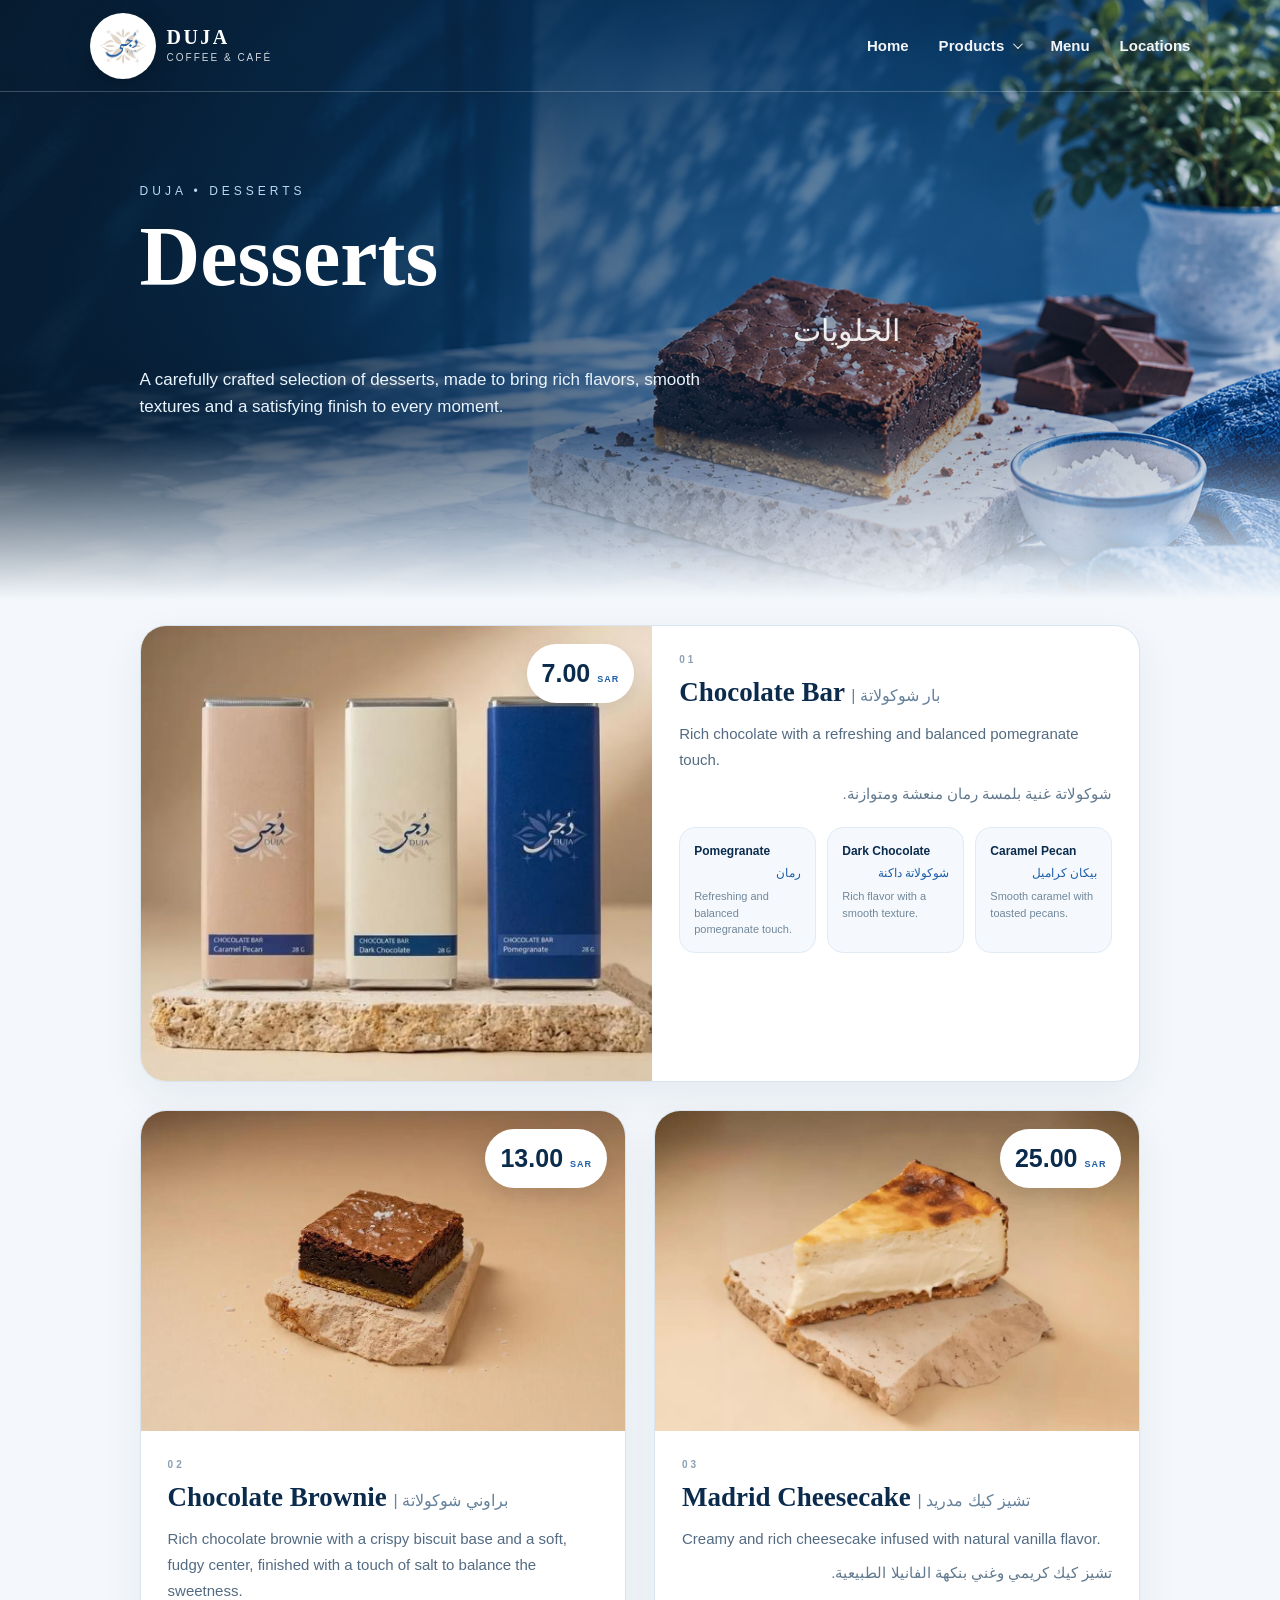
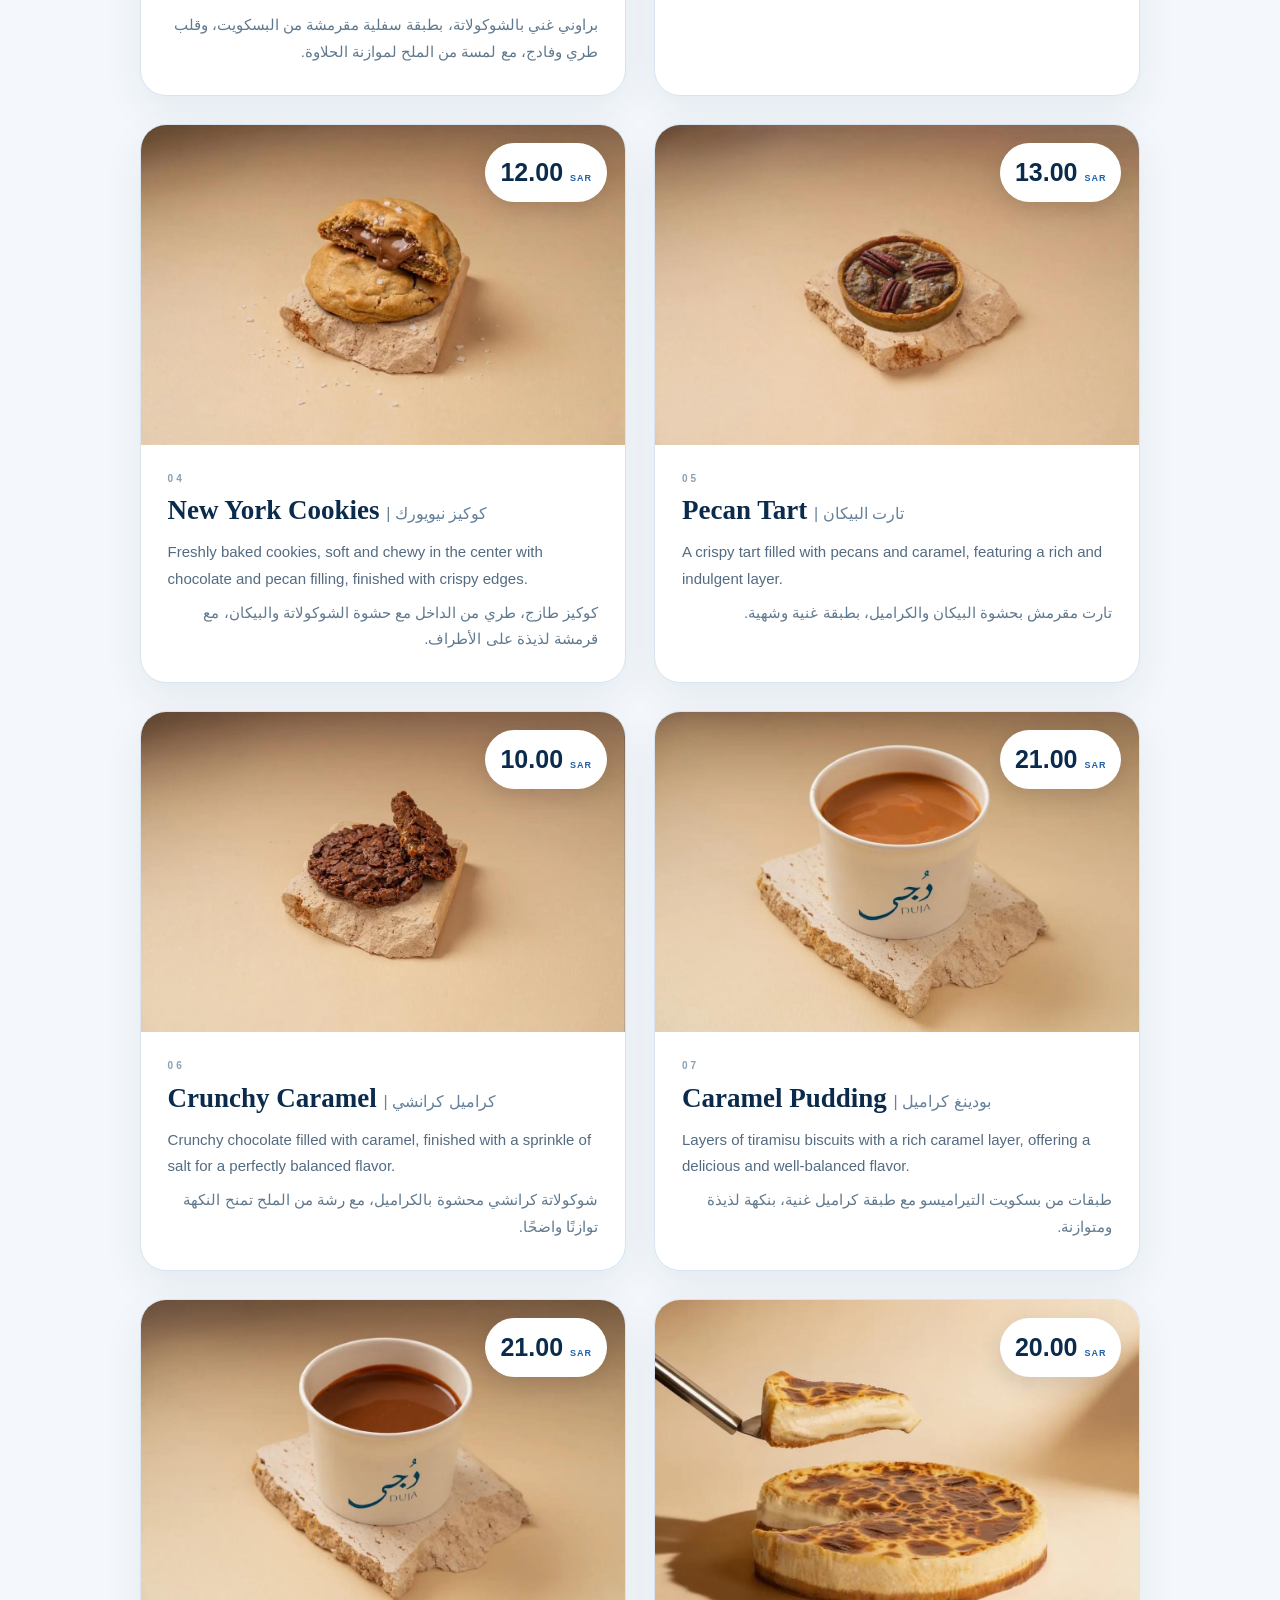
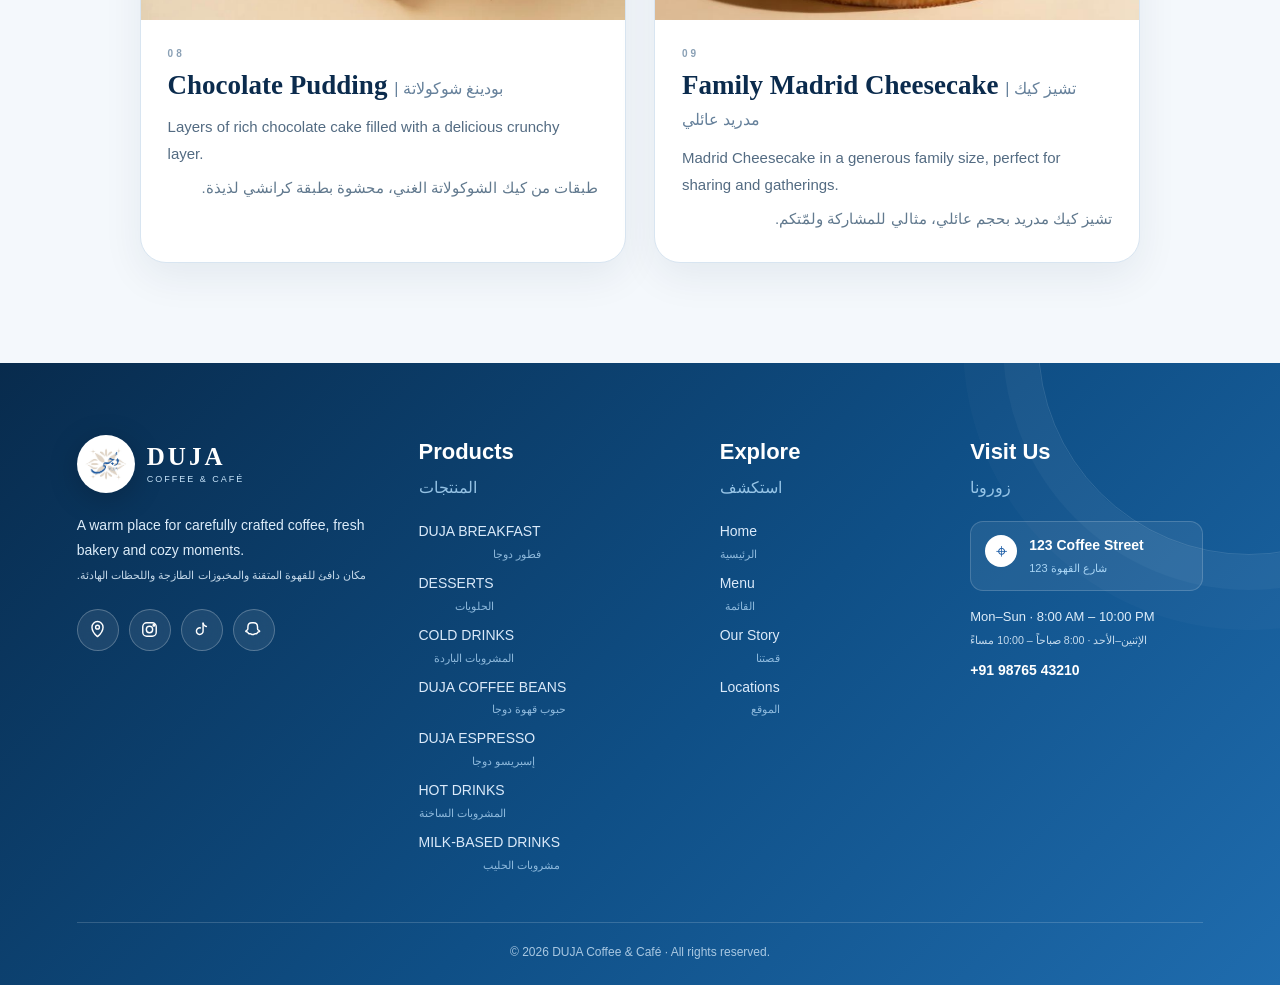
<file: products/duja-desserts-updated.html>
<!DOCTYPE html>

<html lang="en">
<head>
<meta content="#0b2b4d" name="theme-color"/>
<meta charset="utf-8"/>
<meta content="width=device-width, initial-scale=1.0" name="viewport"/>
<title>DUJA Desserts — الحلويات</title>
<meta content="DUJA Desserts — premium desserts and sweet treats." name="description"/>


<style>
    * {
      box-sizing: border-box;
      margin: 0;
      padding: 0
    }

    html {
      scroll-behavior: smooth
    }

    body {
      font-family: Arial, Helvetica, sans-serif;
      background: #f4f8fc;
      color: #10243d;
      line-height: 1.55
    }

    :root {
      --blue: #1f5fa8;
      --deep: #0b2b4d;
      --soft: #eaf3fb;
      --line: #d8e5f1;
      --paper: #fff;
      --muted: #60778f
    }

    a {
      text-decoration: none;
      color: inherit
    }

    .hero {
      min-height: 600px;
      position: relative;
      overflow: hidden;
      color: #fff;
      background: linear-gradient(90deg, rgba(7, 25, 43, .90), rgba(11, 43, 77, .62) 46%, rgba(11, 43, 77, .18)), url("/images/desserts-hero\ \(2\).png") center/cover no-repeat
    }

    .hero:after {
      content: "";
      position: absolute;
      left: 0;
      right: 0;
      bottom: 0;
      height: 170px;
      background: linear-gradient(transparent, #f4f8fc);
      z-index: 1
    }

    nav {
      height: 88px;
      display: flex;
      align-items: center;
      justify-content: space-between;
      padding: 0 7%;
      border-bottom: 1px solid rgba(255, 255, 255, .22);
      background: transparent;
      position: relative;
      z-index: 10
    }

    .logo {
      display: flex;
      align-items: center;
      gap: 10px;
      color: #fff
    }

    .logo img {
      width: 48px;
      height: 48px;
      object-fit: cover;
      border-radius: 50%;
      border: 1px solid rgba(255, 255, 255, .55)
    }

    .logo strong {
      display: block;
      font-size: 20px;
      letter-spacing: 1px
    }

    .logo span {
      display: block;
      font-size: 9px;
      letter-spacing: 2.5px;
      opacity: .8;
      text-transform: uppercase
    }

    .navlinks {
      display: flex;
      align-items: center;
      gap: 30px;
      font-size: 14px
    }

    .navlinks a {
      color: #fff;
      opacity: .95
    }

    .navlinks a:hover {
      opacity: 1;
      color: #cfe6fb
    }

    .nav-btn {
      padding: 10px 17px;
      border: 1px solid rgba(255, 255, 255, .55);
      border-radius: 999px
    }

    .menu-btn {
      display: none;
      background: none;
      border: 0;
      color: #fff;
      font-size: 28px
    }

    .hero-content {
      max-width: 1180px;
      margin: auto;
      padding: 90px 7% 150px;
      position: relative;
      z-index: 2
    }

    .eyebrow {
      font-size: 12px;
      letter-spacing: 4px;
      text-transform: uppercase;
      color: #b9d9f5;
      margin-bottom: 15px
    }

    .hero h1 {
      font-family: Georgia, serif;
      font-size: clamp(48px, 7vw, 84px);
      line-height: .98;
      max-width: 760px;
      margin-bottom: 22px
    }

    .hero-ar {
      font-size: clamp(20px, 2.5vw, 30px);
      font-weight: 500;
      opacity: .9;
      direction: rtl;
      display: block;
      margin-top: 18px
    }

    .hero-copy {
      max-width: 610px;
      color: #eaf4fc;
      font-size: 17px
    }

    main {
      position: relative;
      z-index: 3
    }

    .intro {
      max-width: 1180px;
      margin: -70px auto 0;
      padding: 0 7%;
      position: relative;
      z-index: 4
    }

    .intro-box {
      background: rgba(255, 255, 255, .92);
      border: 1px solid rgba(31, 95, 168, .12);
      box-shadow: 0 22px 60px rgba(11, 43, 77, .10);
      border-radius: 24px;
      padding: 28px 32px;
      display: flex;
      justify-content: space-between;
      align-items: center;
      gap: 25px
    }

    .intro-title {
      font-size: 12px;
      letter-spacing: 3px;
      text-transform: uppercase;
      color: var(--blue);
      font-weight: 800
    }

    .intro-copy {
      font-size: 15px;
      color: var(--muted);
      margin-top: 4px
    }

    .hours {
      white-space: nowrap;
      padding: 12px 17px;
      border-radius: 999px;
      background: var(--soft);
      color: var(--deep);
      font-weight: 700;
      font-size: 13px
    }

    .products {
      max-width: 1180px;
      margin: 72px auto 100px;
      padding: 0 7%
    }

    .section-head {
      text-align: center;
      margin-bottom: 42px
    }

    .section-kicker {
      color: var(--blue);
      font-size: 11px;
      font-weight: 800;
      letter-spacing: 4px;
      text-transform: uppercase
    }

    .section-head h2 {
      font-family: Georgia, serif;
      font-size: clamp(38px, 5vw, 58px);
      color: var(--deep);
      margin: 8px 0
    }

    .section-head .ar {
      font-size: 20px;
      direction: rtl;
      display: block;
      color: #45627b
    }

    .section-head p {
      max-width: 610px;
      margin: 12px auto 0;
      color: var(--muted)
    }

    .grid {
      display: grid;
      grid-template-columns: repeat(2, minmax(0, 1fr));
      gap: 28px
    }

    .card {
      background: var(--paper);
      border: 1px solid var(--line);
      border-radius: 28px;
      overflow: hidden;
      box-shadow: 0 18px 55px rgba(11, 43, 77, .08);
      transition: transform .3s ease, box-shadow .3s ease
    }

    .card:hover {
      transform: translateY(-7px);
      box-shadow: 0 28px 65px rgba(11, 43, 77, .14)
    }

    .image-wrap {
      height: 390px;
      position: relative;
      overflow: hidden;
      background: linear-gradient(135deg, #dbeaf7, #f7fbff)
    }

    .image-wrap img {
      width: 100%;
      height: 100%;
      object-fit: cover;
      display: block;
      transition: transform .6s ease
    }

    .card:hover .image-wrap img {
      transform: scale(1.035)
    }

    .image-placeholder {
      height: 100%;
      display: flex;
      align-items: center;
      justify-content: center;
      flex-direction: column;
      color: #4e7191;
      letter-spacing: 3px;
      text-transform: uppercase;
      background: radial-gradient(circle at 50% 42%, #fff 0, #edf5fb 45%, #d9e8f5 100%)
    }

    .image-placeholder strong {
      font-family: Georgia, serif;
      font-size: 42px;
      letter-spacing: 1px;
      color: var(--deep);
      text-transform: none
    }

    .image-placeholder span {
      font-size: 11px;
      margin-top: 8px
    }

    .badge {
      position: absolute;
      top: 20px;
      left: 20px;
      background: rgba(255, 255, 255, .92);
      color: var(--blue);
      font-size: 10px;
      font-weight: 800;
      letter-spacing: 2px;
      text-transform: uppercase;
      padding: 9px 12px;
      border-radius: 999px;
      box-shadow: 0 8px 20px rgba(0, 0, 0, .08)
    }

    .card-body {
      padding: 28px 28px 30px
    }

    .card-top {
      display: flex;
      align-items: flex-start;
      justify-content: space-between;
      gap: 15px
    }

    .product-title h3 {
      font-family: Georgia, serif;
      font-size: 31px;
      color: var(--deep);
      line-height: 1.08
    }

    .product-title .arabic {
      display: block;
      direction: rtl;
      text-align: left;
      font-size: 18px;
      color: #526f88;
      margin-top: 8px;
      font-weight: 600
    }

    .price {
      font-size: 25px;
      color: var(--blue);
      font-weight: 800;
      white-space: nowrap
    }

    .desc {
      margin: 19px 0;
      color: #506a81;
      font-size: 15px
    }

    .desc-ar {
      direction: rtl;
      text-align: right;
      color: #6a7f92;
      font-size: 14px;
      line-height: 1.9;
      margin-top: -10px;
      margin-bottom: 20px
    }

    .stats {
      display: grid;
      grid-template-columns: repeat(2, 1fr);
      gap: 10px;
      margin: 18px 0
    }

    .stat {
      border: 1px solid var(--line);
      background: #f8fbfe;
      border-radius: 15px;
      padding: 13px 14px
    }

    .stat b {
      display: block;
      color: var(--deep);
      font-size: 16px
    }

    .stat span {
      font-size: 11px;
      color: #71879a;
      letter-spacing: .4px
    }

    .availability {
      display: flex;
      align-items: center;
      gap: 9px;
      color: #526c82;
      font-size: 13px;
      padding-top: 8px;
      border-top: 1px solid var(--line)
    }

    .dot {
      width: 8px;
      height: 8px;
      border-radius: 50%;
      background: #39a56a;
      box-shadow: 0 0 0 5px rgba(57, 165, 106, .10)
    }

    .footer {
      background: var(--deep);
      color: #dceafa;
      padding: 60px 7% 28px
    }

    .footer-inner {
      max-width: 1180px;
      margin: auto;
      display: flex;
      justify-content: space-between;
      gap: 40px
    }

    .footer h4 {
      color: #fff;
      margin-bottom: 12px
    }

    .footer p {
      color: #aac1d5;
      font-size: 13px
    }

    .back {
      display: inline-flex;
      margin-top: 22px;
      color: #a9d4f7;
      font-size: 13px
    }

    .copyright {
      max-width: 1180px;
      margin: 35px auto 0;
      padding-top: 20px;
      border-top: 1px solid rgba(255, 255, 255, .12);
      font-size: 11px;
      color: #8da8be
    }

    @media(max-width:850px) {
      nav {
        height: 72px;
        padding: 0 5%
      }

      .logo img {
        width: 42px;
        height: 42px
      }

      .logo strong {
        font-size: 17px
      }

      .logo span {
        font-size: 7px
      }

      .navlinks {
        display: none
      }

      .menu-btn {
        display: block
      }

      .hero {
        min-height: 540px
      }

      .hero-content {
        padding: 78px 7% 135px
      }

      .hero h1 {
        font-size: 52px
      }

      .intro {
        margin: -55px auto 0;
        padding: 0 5%
      }

      .intro-box {
        padding: 22px;
        align-items: flex-start;
        flex-direction: column
      }

      .hours {
        white-space: normal
      }

      .products {
        padding: 0 5%;
        margin-top: 58px
      }

      .grid {
        grid-template-columns: 1fr
      }

      .image-wrap {
        height: 320px
      }

      .card-body {
        padding: 23px
      }

      .card-top {
        flex-direction: column
      }

      .price {
        font-size: 23px
      }

      .footer-inner {
        flex-direction: column
      }
    }

    @media(max-width:480px) {
      .hero h1 {
        font-size: 45px
      }

      .hero-ar {
        font-size: 18px
      }

      .image-wrap {
        height: 280px
      }

      .product-title h3 {
        font-size: 28px
      }

      .product-title .arabic {
        font-size: 17px
      }
    }
  </style>
<body>
<header class="hero">
<div id="global-nav"></div> <div class="hero-content"><div class="eyebrow">DUJA • DESSERTS</div> <h1>Desserts <span class="hero-ar">الحلويات</span></h1> <p class="hero-copy">A carefully crafted selection of desserts, made to
        bring rich flavors, smooth textures and a satisfying finish to every moment.</p> </div>
</header><main id="desserts">
<!-- <section class="intro">\<div><span class="kicker">SWEET COLLECTION</span>
        <h2>Thoughtfully crafted, beautifully served.</h2>
      </div>\n <p>حلويات متنوعة مُحضّرة بعناية — A selection of carefully crafted desserts, prepared with balanced
        flavors and indulgent textures.</p>\n</section> -->
<section class="products">
<article class="card featured">
<div class="image-wrap"><img alt="Chocolate Bar" decoding="async" loading="lazy" src="/images/chocolate-bar.jpg"/><span class="price">7.00 <small>SAR</small></span></div>
<div class="card-body">
<div class="num">01</div>
<h3>Chocolate Bar <span>| بار شوكولاتة</span></h3>
<p>Rich chocolate with a refreshing and balanced pomegranate touch.</p>
<p class="ar" dir="rtl">شوكولاتة غنية بلمسة رمان منعشة ومتوازنة.</p>
<div class="flavors">
<div><b>Pomegranate</b><span dir="rtl">رمان</span><em>Refreshing and balanced pomegranate touch.</em></div>
<div><b>Dark Chocolate</b><span dir="rtl">شوكولاتة داكنة</span><em>Rich flavor with a smooth texture.</em>
</div>
<div><b>Caramel Pecan</b><span dir="rtl">بيكان كراميل</span><em>Smooth caramel with toasted pecans.</em>
</div>
</div>
</div>
</article>
<article class="card">
<div class="image-wrap"><img alt="Chocolate Brownie" decoding="async" loading="lazy" src="/images/chocolate-brownie.jpg"/><span class="price">13.00 <small>SAR</small></span></div>
<div class="card-body">
<div class="num">02</div>
<h3>Chocolate Brownie <span>| براوني شوكولاتة</span></h3>
<p>Rich chocolate brownie with a crispy biscuit base and a soft, fudgy center, finished with a touch of salt
            to balance the sweetness.</p>
<p class="ar" dir="rtl">براوني غني بالشوكولاتة، بطبقة سفلية مقرمشة من البسكويت، وقلب طري وفادج، مع لمسة من
            الملح لموازنة الحلاوة.</p>
</div>
</article>
<article class="card">
<div class="image-wrap"><img alt="Madrid Cheesecake" decoding="async" loading="lazy" src="/images/madrid-cheesecake.jpg"/><span class="price">25.00 <small>SAR</small></span></div>
<div class="card-body">
<div class="num">03</div>
<h3>Madrid Cheesecake <span>| تشيز كيك مدريد</span></h3>
<p>Creamy and rich cheesecake infused with natural vanilla flavor.</p>
<p class="ar" dir="rtl">تشيز كيك كريمي وغني بنكهة الفانيلا الطبيعية.</p>
</div>
</article>
<article class="card">
<div class="image-wrap"><img alt="New York Cookies" decoding="async" loading="lazy" src="/images/new-york-cookies.jpg"/><span class="price">12.00 <small>SAR</small></span></div>
<div class="card-body">
<div class="num">04</div>
<h3>New York Cookies <span>| كوكيز نيويورك</span></h3>
<p>Freshly baked cookies, soft and chewy in the center with chocolate and pecan filling, finished with crispy
            edges.</p>
<p class="ar" dir="rtl">كوكيز طازج، طري من الداخل مع حشوة الشوكولاتة والبيكان، مع قرمشة لذيذة على الأطراف.</p>
</div>
</article>
<article class="card">
<div class="image-wrap"><img alt="Pecan Tart" decoding="async" loading="lazy" src="/images/pecan-tart.jpg"/><span class="price">13.00 <small>SAR</small></span></div>
<div class="card-body">
<div class="num">05</div>
<h3>Pecan Tart <span>| تارت البيكان</span></h3>
<p>A crispy tart filled with pecans and caramel, featuring a rich and indulgent layer.</p>
<p class="ar" dir="rtl">تارت مقرمش بحشوة البيكان والكراميل، بطبقة غنية وشهية.</p>
</div>
</article>
<article class="card">
<div class="image-wrap"><img alt="Crunchy Caramel" decoding="async" loading="lazy" src="/images/crunchy-caramel.jpg"/><span class="price">10.00 <small>SAR</small></span></div>
<div class="card-body">
<div class="num">06</div>
<h3>Crunchy Caramel <span>| كراميل كرانشي</span></h3>
<p>Crunchy chocolate filled with caramel, finished with a sprinkle of salt for a perfectly balanced flavor.
          </p>
<p class="ar" dir="rtl">شوكولاتة كرانشي محشوة بالكراميل، مع رشة من الملح تمنح النكهة توازنًا واضحًا.</p>
</div>
</article>
<article class="card">
<div class="image-wrap"><img alt="Caramel Pudding" decoding="async" loading="lazy" src="/images/caramel-pudding.jpg"/><span class="price">21.00 <small>SAR</small></span></div>
<div class="card-body">
<div class="num">07</div>
<h3>Caramel Pudding <span>| بودينغ كراميل</span></h3>
<p>Layers of tiramisu biscuits with a rich caramel layer, offering a delicious and well-balanced flavor.</p>
<p class="ar" dir="rtl">طبقات من بسكويت التيراميسو مع طبقة كراميل غنية، بنكهة لذيذة ومتوازنة.</p>
</div>
</article>
<article class="card">
<div class="image-wrap"><img alt="Chocolate Pudding" decoding="async" loading="lazy" src="/images/chocolate-pudding.jpg"/><span class="price">21.00 <small>SAR</small></span></div>
<div class="card-body">
<div class="num">08</div>
<h3>Chocolate Pudding <span>| بودينغ شوكولاتة</span></h3>
<p>Layers of rich chocolate cake filled with a delicious crunchy layer.</p>
<p class="ar" dir="rtl">طبقات من كيك الشوكولاتة الغني، محشوة بطبقة كرانشي لذيذة.</p>
</div>
</article>
<article class="card">
<div class="image-wrap"><img alt="Family Madrid Cheesecake" decoding="async" loading="lazy" src="/images/family-madrid-cheesecake.jpg"/><span class="price">20.00 <small>SAR</small></span></div>
<div class="card-body">
<div class="num">09</div>
<h3>Family Madrid Cheesecake <span>| تشيز كيك مدريد عائلي</span></h3>
<p>Madrid Cheesecake in a generous family size, perfect for sharing and gatherings.</p>
<p class="ar" dir="rtl">تشيز كيك مدريد بحجم عائلي، مثالي للمشاركة ولمّتكم.</p>
</div>
</article>
</section></main><div id="global-footer"></div>

<style>
    .intro {
      max-width: 1180px;
      margin: auto;
      padding: 78px 7% 38px;
      display: grid;
      grid-template-columns: 1.1fr .9fr;
      gap: 55px;
      align-items: end
    }

    .kicker {
      font-size: 11px;
      letter-spacing: 4px;
      color: var(--blue);
      font-weight: 800;
      text-transform: uppercase
    }

    .intro h2 {
      font: 600 clamp(36px, 5vw, 64px)/1.02 Georgia, serif;
      color: var(--deep);
      margin-top: 12px
    }

    .intro p {
      color: var(--muted);
      font-size: 16px;
      line-height: 1.8
    }

    .intro .ar {
      display: block;
      margin-top: 8px;
      color: #5d7893;
      font-size: 17px
    }

    .products {
      max-width: 1180px;
      margin: auto;
      padding: 25px 7% 100px;
      display: grid;
      grid-template-columns: repeat(2, minmax(0, 1fr));
      gap: 28px
    }

    .card {
      background: #fff;
      border: 1px solid var(--line);
      border-radius: 26px;
      overflow: hidden;
      box-shadow: 0 14px 40px rgba(11, 43, 77, .07);
      transition: .3s
    }

    .card:hover {
      transform: translateY(-6px);
      box-shadow: 0 24px 60px rgba(11, 43, 77, .13)
    }

    .image-wrap {
      height: 320px;
      background: #eaf3fb;
      position: relative;
      overflow: hidden
    }

    .image-wrap img {
      width: 100%;
      height: 100%;
      object-fit: cover;
      display: block;
      transition: transform .6s ease
    }

    .card:hover .image-wrap img {
      transform: scale(1.035)
    }

    .price {
      position: absolute;
      right: 18px;
      top: 18px;
      background: #fff;
      color: var(--deep);
      padding: 10px 15px;
      border-radius: 999px;
      font-weight: 800;
      box-shadow: 0 8px 24px rgba(0, 0, 0, .12)
    }

    .price small {
      font-size: 9px;
      letter-spacing: 1px;
      color: var(--blue)
    }

    .card-body {
      padding: 26px 27px 30px
    }

    .num {
      font-size: 10px;
      letter-spacing: 3px;
      color: #8aa0b5;
      margin-bottom: 9px;
      font-weight: 800
    }

    .card h3 {
      font: 700 27px/1.15 Georgia, serif;
      color: var(--deep);
      margin-bottom: 13px
    }

    .card h3 span {
      font: 500 16px/1.4 Arial, sans-serif;
      color: #66819b
    }

    .card p {
      color: #536b82;
      font-size: 15px;
      line-height: 1.75
    }

    .card .ar {
      margin-top: 8px;
      color: #61798e;
      direction: rtl;
      text-align: right
    }

    .featured {
      grid-column: span 2;
      display: grid;
      grid-template-columns: 1.05fr 1fr
    }

    .featured .image-wrap {
      height: 100%;
      min-height: 455px
    }

    .flavors {
      display: grid;
      grid-template-columns: repeat(3, 1fr);
      gap: 11px;
      margin-top: 20px
    }

    .flavors div {
      background: #f5f9fd;
      border: 1px solid #e0ebf5;
      border-radius: 16px;
      padding: 14px
    }

    .flavors b,
    .flavors span,
    .flavors em {
      display: block
    }

    .flavors b {
      font-size: 12px;
      color: var(--deep)
    }

    .flavors span {
      font-size: 12px;
      color: var(--blue);
      margin-top: 3px
    }

    .flavors em {
      font-size: 11px;
      color: #71879a;
      margin-top: 6px;
      font-style: normal;
      line-height: 1.5
    }

    footer {
      background: linear-gradient(180deg, #0f3f6e, #0b2b4d);
      color: #fff;
      padding: 38px 7%
    }

    .footer-inner {
      max-width: 1180px;
      margin: auto;
      display: flex;
      justify-content: space-between;
      align-items: center
    }

    .footer-inner strong {
      font-size: 22px;
      letter-spacing: 2px
    }

    .footer-inner p {
      color: #bdd1e2;
      font-size: 13px;
      margin-top: 4px
    }

    .footer-inner a {
      border: 1px solid rgba(255, 255, 255, .3);
      padding: 10px 17px;
      border-radius: 999px
    }

    .footer-inner a:hover {
      background: #fff;
      color: var(--deep)
    }

    @media(max-width:850px) {
      .navlinks {
        display: none
      }

      .menu-btn {
        display: block
      }

      .hero-content {
        padding-top: 65px
      }

      .intro {
        grid-template-columns: 1fr;
        gap: 18px;
        padding-top: 55px
      }

      .products {
        grid-template-columns: 1fr;
        padding: 20px 5% 80px
      }

      .featured {
        grid-column: span 1;
        display: block
      }

      .featured .image-wrap {
        min-height: 320px;
        height: 320px
      }

      .flavors {
        grid-template-columns: 1fr
      }

      .card h3 {
        font-size: 24px
      }

      .card-body {
        padding: 23px 21px 26px
      }

      .footer-inner {
        flex-direction: column;
        align-items: flex-start;
        gap: 18px
      }
    }
    
  </style>

<script src="../components.js"></script></body>
</head></html>
</file>
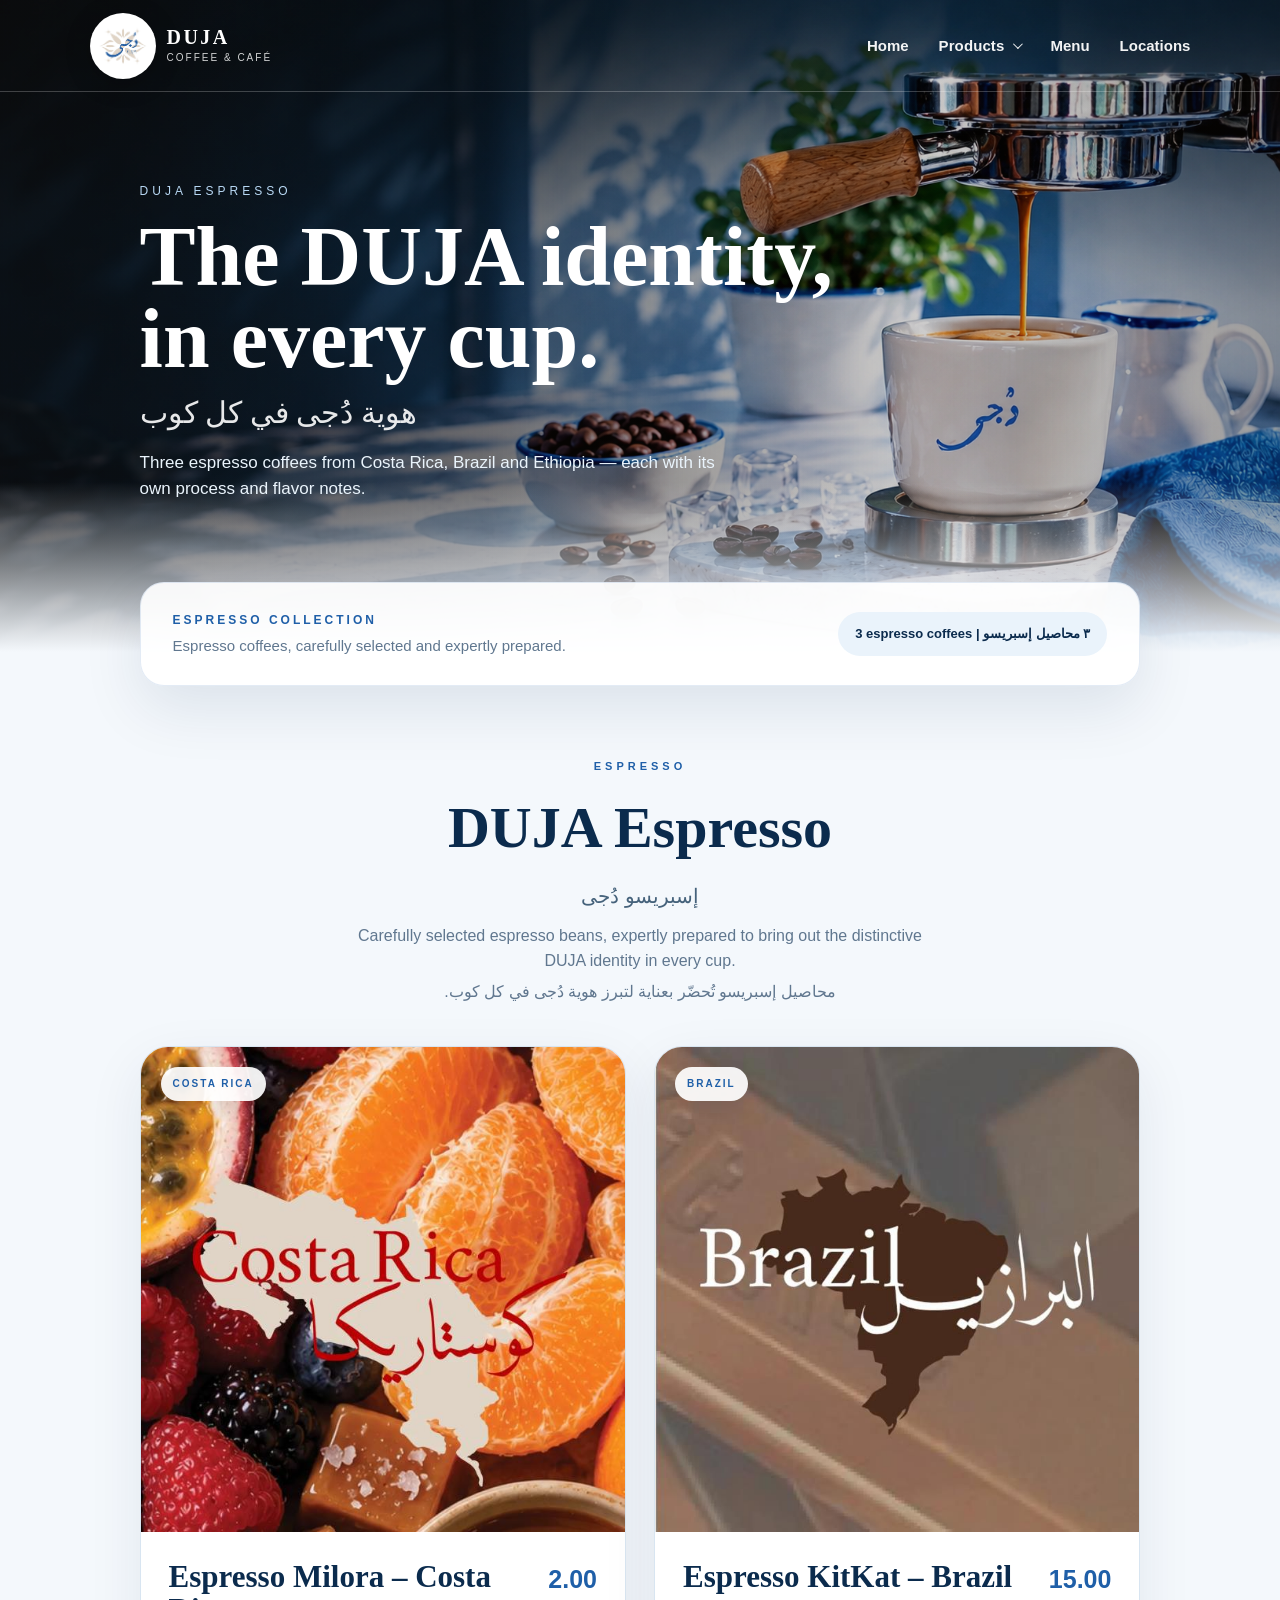
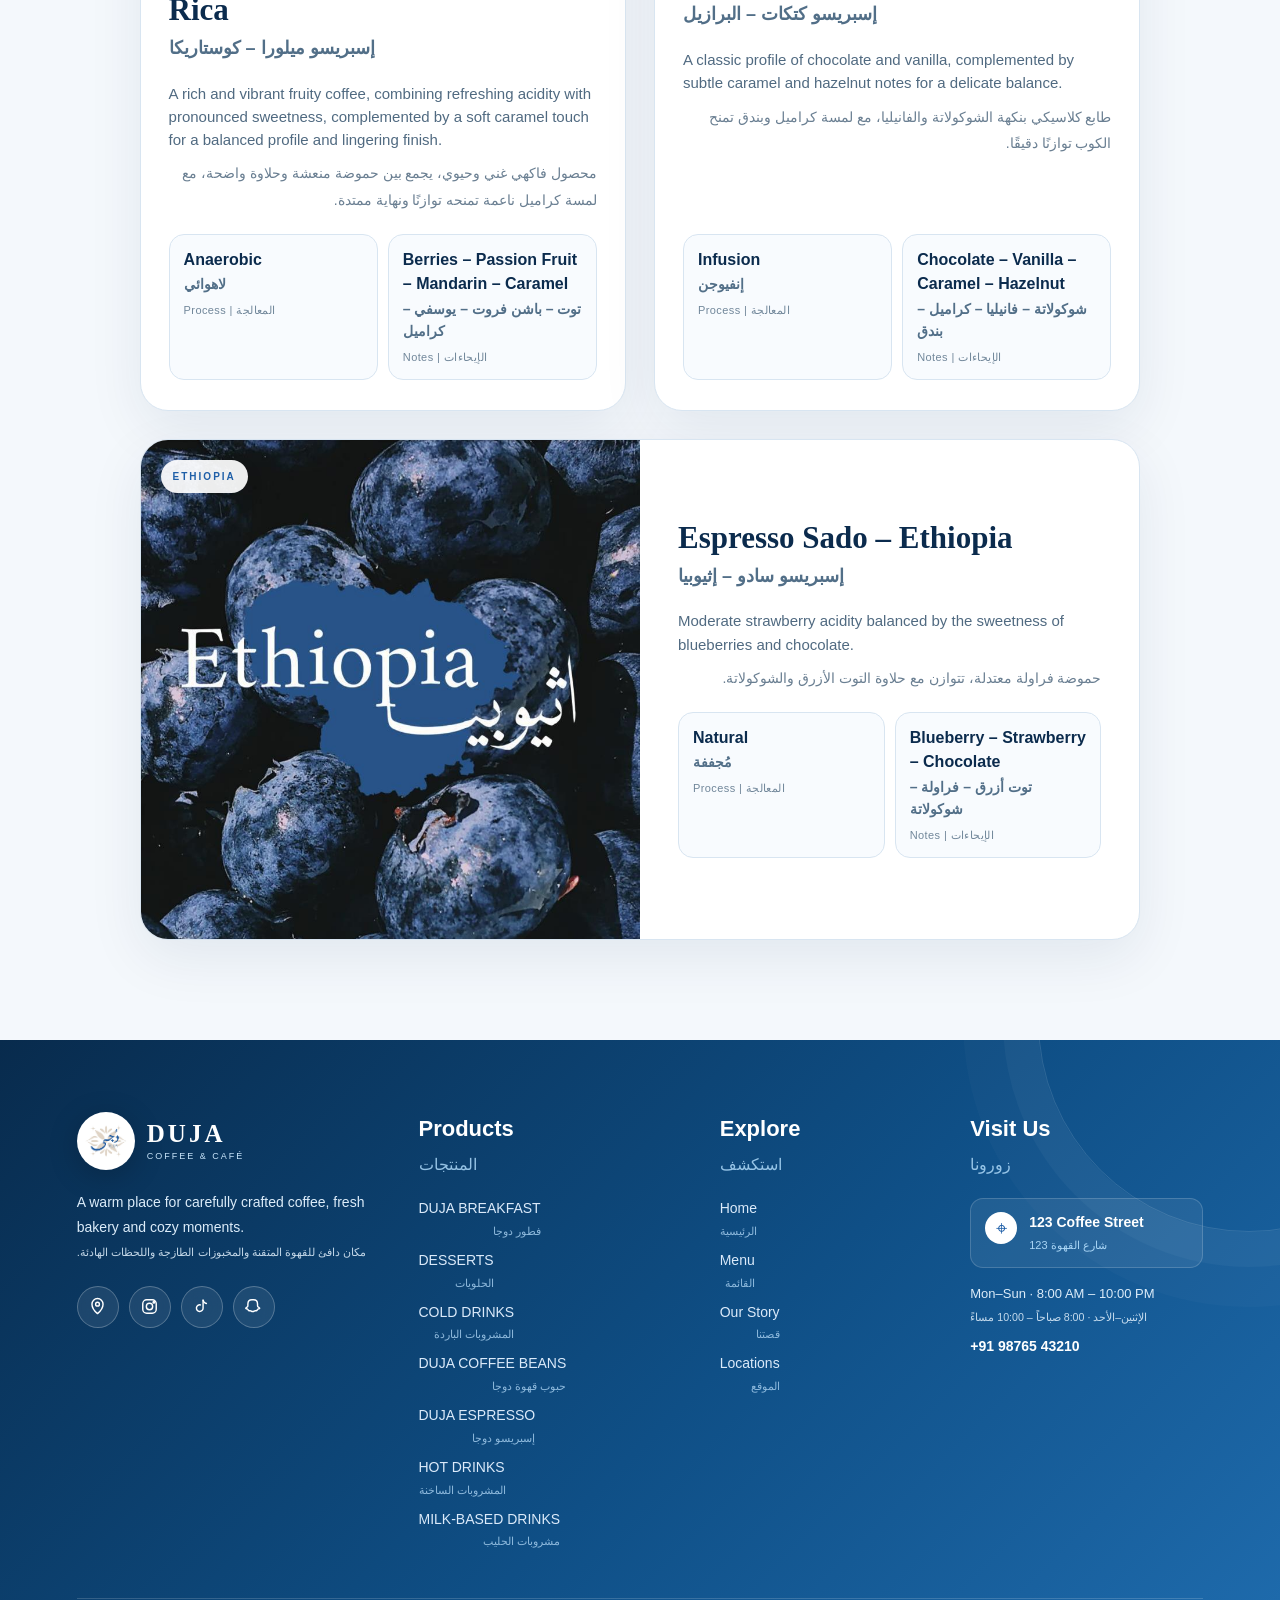
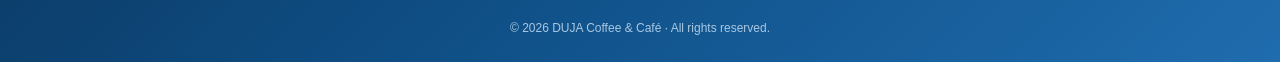
<file: products/duja-espresso.html>
<!DOCTYPE html>

<html lang="en">
<head>
<meta content="#0b2b4d" name="theme-color"/>
<meta charset="utf-8"/>
<meta content="width=device-width, initial-scale=1.0" name="viewport"/>
<title>DUJA Espresso — إسبريسو دُجى</title>
<meta content="DUJA Espresso — Espresso Milora, Espresso KitKat and Espresso Sado." name="description"/>
<style>
*{box-sizing:border-box;margin:0;padding:0}
html{scroll-behavior:smooth}
body{font-family:Arial,Helvetica,sans-serif;background:#f4f8fc;color:#10243d;line-height:1.55}
:root{--blue:#1f5fa8;--deep:#0b2b4d;--soft:#eaf3fb;--line:#d8e5f1;--paper:#fff;--muted:#60778f}
a{text-decoration:none;color:inherit}
.hero{min-height:600px;position:relative;overflow:hidden;color:#fff;background:radial-gradient(circle at 78% 45%,rgba(31,95,168,.85) 0,rgba(31,95,168,0) 48%),linear-gradient(90deg,#07192b,#0b2b4d 55%,#123f70)}
/* .hero:before{content:"";position:absolute;right:-2%;top:54%;width:520px;height:520px;transform:translateY(-50%);background:url("data:image/svg+xml,%3Csvg xmlns='http://www.w3.org/2000/svg' viewBox='0 0 200 200' fill='none' stroke='%23b9d9f5' stroke-width='1.1' stroke-linejoin='round'%3E%3Cg transform='translate(100 100)'%3E%3Cpath d='M0,-14 Q16,-42 0,-76 Q-16,-42 0,-14Z' transform='rotate(0)'/%3E%3Cpath d='M0,-14 Q16,-42 0,-76 Q-16,-42 0,-14Z' transform='rotate(45)'/%3E%3Cpath d='M0,-14 Q16,-42 0,-76 Q-16,-42 0,-14Z' transform='rotate(90)'/%3E%3Cpath d='M0,-14 Q16,-42 0,-76 Q-16,-42 0,-14Z' transform='rotate(135)'/%3E%3Cpath d='M0,-14 Q16,-42 0,-76 Q-16,-42 0,-14Z' transform='rotate(180)'/%3E%3Cpath d='M0,-14 Q16,-42 0,-76 Q-16,-42 0,-14Z' transform='rotate(225)'/%3E%3Cpath d='M0,-14 Q16,-42 0,-76 Q-16,-42 0,-14Z' transform='rotate(270)'/%3E%3Cpath d='M0,-14 Q16,-42 0,-76 Q-16,-42 0,-14Z' transform='rotate(315)'/%3E%3Cpath d='M0,-14 Q8,-32 0,-52 Q-8,-32 0,-14Z' transform='rotate(22.5)'/%3E%3Cpath d='M0,-14 Q8,-32 0,-52 Q-8,-32 0,-14Z' transform='rotate(67.5)'/%3E%3Cpath d='M0,-14 Q8,-32 0,-52 Q-8,-32 0,-14Z' transform='rotate(112.5)'/%3E%3Cpath d='M0,-14 Q8,-32 0,-52 Q-8,-32 0,-14Z' transform='rotate(157.5)'/%3E%3Cpath d='M0,-14 Q8,-32 0,-52 Q-8,-32 0,-14Z' transform='rotate(202.5)'/%3E%3Cpath d='M0,-14 Q8,-32 0,-52 Q-8,-32 0,-14Z' transform='rotate(247.5)'/%3E%3Cpath d='M0,-14 Q8,-32 0,-52 Q-8,-32 0,-14Z' transform='rotate(292.5)'/%3E%3Cpath d='M0,-14 Q8,-32 0,-52 Q-8,-32 0,-14Z' transform='rotate(337.5)'/%3E%3Ccircle r='5'/%3E%3Cpath d='M0,-90 L2.5,-86 L0,-82 L-2.5,-86Z' transform='rotate(22.5)'/%3E%3Cpath d='M0,-90 L2.5,-86 L0,-82 L-2.5,-86Z' transform='rotate(112.5)'/%3E%3Cpath d='M0,-90 L2.5,-86 L0,-82 L-2.5,-86Z' transform='rotate(202.5)'/%3E%3Cpath d='M0,-90 L2.5,-86 L0,-82 L-2.5,-86Z' transform='rotate(292.5)'/%3E%3C/g%3E%3C/svg%3E") center/contain no-repeat;opacity:.34} */
.hero{
        background:
      linear-gradient(90deg,rgba(12,8,5,.84) 0%,rgba(12,8,5,.57) 38%,rgba(12,8,5,.2) 72%,rgba(12,8,5,.4) 100%),
      url("/images/herrro.png") center/cover no-repeat;
}

.hero:after{content:"";position:absolute;left:0;right:0;bottom:0;height:170px;background:linear-gradient(transparent,#f4f8fc);z-index:1}
nav{height:88px;display:flex;align-items:center;justify-content:space-between;padding:0 7%;border-bottom:1px solid rgba(255,255,255,.22);background:transparent;position:relative;z-index:10}
.logo{display:flex;align-items:center;gap:10px;color:#fff}.logo img{width:48px;height:48px;object-fit:cover;border-radius:50%;border:1px solid rgba(255,255,255,.55)}
.logo strong{display:block;font-size:20px;letter-spacing:1px}.logo span{display:block;font-size:9px;letter-spacing:2.5px;opacity:.8;text-transform:uppercase}
.navlinks{display:flex;align-items:center;gap:30px;font-size:14px}.navlinks a{color:#fff;opacity:.95}.navlinks a:hover{opacity:1;color:#cfe6fb}.nav-btn{padding:10px 17px;border:1px solid rgba(255,255,255,.55);border-radius:999px}.menu-btn{display:none;background:none;border:0;color:#fff;font-size:28px}
.hero-content{max-width:1180px;margin:auto;padding:90px 7% 150px;position:relative;z-index:2}.eyebrow{font-size:12px;letter-spacing:4px;text-transform:uppercase;color:#b9d9f5;margin-bottom:15px}.hero h1{font-family:Georgia,serif;font-size:clamp(48px,7vw,84px);line-height:.98;max-width:760px;margin-bottom:22px}.hero-ar{font-size:clamp(20px,2.5vw,30px);font-weight:500;opacity:.9;direction:rtl;text-align:left;display:block;margin-top:18px}.hero-copy{max-width:610px;color:#eaf4fc;font-size:17px}
main{position:relative;z-index:3}.intro{max-width:1180px;margin:-70px auto 0;padding:0 7%;position:relative;z-index:4}.intro-box{background:rgba(255,255,255,.92);border:1px solid rgba(31,95,168,.12);box-shadow:0 22px 60px rgba(11,43,77,.10);border-radius:24px;padding:28px 32px;display:flex;justify-content:space-between;align-items:center;gap:25px}.intro-title{font-size:12px;letter-spacing:3px;text-transform:uppercase;color:var(--blue);font-weight:800}.intro-copy{font-size:15px;color:var(--muted);margin-top:4px}.hours{white-space:nowrap;padding:12px 17px;border-radius:999px;background:var(--soft);color:var(--deep);font-weight:700;font-size:13px}
.products{max-width:1180px;margin:72px auto 100px;padding:0 7%}.section-head{text-align:center;margin-bottom:42px}.section-kicker{color:var(--blue);font-size:11px;font-weight:800;letter-spacing:4px;text-transform:uppercase}.section-head h2{font-family:Georgia,serif;font-size:clamp(38px,5vw,58px);color:var(--deep);margin:8px 0}.section-head .ar{font-size:20px;direction:rtl;display:block;color:#45627b}.section-head p{max-width:610px;margin:12px auto 0;color:var(--muted)}.section-head p.p-ar{direction:rtl;margin-top:6px}
.grid{display:grid;grid-template-columns:repeat(2,minmax(0,1fr));gap:28px}.card{display:flex;flex-direction:column;background:var(--paper);border:1px solid var(--line);border-radius:28px;overflow:hidden;box-shadow:0 18px 55px rgba(11,43,77,.08);transition:transform .3s ease,box-shadow .3s ease}.card:hover{transform:translateY(-7px);box-shadow:0 28px 65px rgba(11,43,77,.14)}
.image-wrap{aspect-ratio:1/1;position:relative;overflow:hidden;background:linear-gradient(135deg,#dbeaf7,#f7fbff)}.image-wrap img{width:100%;height:100%;object-fit:cover;display:block;transition:transform .6s ease}.card:hover .image-wrap img{transform:scale(1.035)}.image-placeholder{height:100%;display:flex;align-items:center;justify-content:center;flex-direction:column;color:#4e7191;letter-spacing:3px;text-transform:uppercase;background:radial-gradient(circle at 50% 42%,#fff 0,#edf5fb 45%,#d9e8f5 100%)}.image-placeholder strong{font-family:Georgia,serif;font-size:42px;letter-spacing:1px;color:var(--deep);text-transform:none;text-align:center;padding:0 20px}.image-placeholder span{font-size:11px;margin-top:8px}.badge{position:absolute;top:20px;left:20px;background:rgba(255,255,255,.92);color:var(--blue);font-size:10px;font-weight:800;letter-spacing:2px;text-transform:uppercase;padding:9px 12px;border-radius:999px;box-shadow:0 8px 20px rgba(0,0,0,.08)}
.card-body{padding:28px 28px 30px;flex:1;display:flex;flex-direction:column}.card-top{display:flex;align-items:flex-start;justify-content:space-between;gap:15px}.product-title h3{font-family:Georgia,serif;font-size:31px;color:var(--deep);line-height:1.08}.product-title .arabic{display:block;direction:rtl;text-align:left;font-size:18px;color:#526f88;margin-top:8px;font-weight:600}.price{font-size:25px;color:var(--blue);font-weight:800;white-space:nowrap}
.uses{display:flex;flex-wrap:wrap;gap:8px;margin-top:18px}.uses span{background:var(--soft);color:var(--deep);border-radius:999px;padding:7px 13px;font-size:12px;font-weight:700}
.desc{margin:19px 0;color:#506a81;font-size:15px}.desc-ar{direction:rtl;text-align:right;color:#6a7f92;font-size:14px;line-height:1.9;margin-top:-10px}
.stats{display:grid;grid-template-columns:repeat(2,1fr);gap:10px;margin:auto 0 0;padding-top:20px}.stat{border:1px solid var(--line);background:#f8fbfe;border-radius:15px;padding:13px 14px}.stat b{display:block;color:var(--deep);font-size:16px}.stat b em{display:block;font-style:normal;font-weight:600;font-size:14px;color:#526f88;direction:rtl;text-align:left;margin-top:2px}.stat span{display:block;font-size:11px;color:#71879a;letter-spacing:.4px;margin-top:6px}
.footer{background:var(--deep);color:#dceafa;padding:60px 7% 28px}.footer-inner{max-width:1180px;margin:auto;display:flex;justify-content:space-between;gap:40px}.footer h4{color:#fff;margin-bottom:12px}.footer p{color:#aac1d5;font-size:13px}.back{display:inline-flex;margin-top:22px;color:#a9d4f7;font-size:13px}.copyright{max-width:1180px;margin:35px auto 0;padding-top:20px;border-top:1px solid rgba(255,255,255,.12);font-size:11px;color:#8da8be}
@media(min-width:851px){.card.wide{grid-column:1/-1;display:grid;grid-template-columns:1fr 1fr}.card.wide .card-body{justify-content:center;padding:38px}.card.wide .stats{margin-top:0}}
@media(max-width:850px){nav{height:72px;padding:0 5%}.logo img{width:42px;height:42px}.logo strong{font-size:17px}.logo span{font-size:7px}.navlinks{display:none}.menu-btn{display:block}.hero{min-height:540px}.hero:before{width:420px;height:420px;right:-22%;opacity:.2}.hero-content{padding:78px 7% 135px}.hero h1{font-size:52px}.intro{margin:-55px auto 0;padding:0 5%}.intro-box{padding:22px;align-items:flex-start;flex-direction:column}.hours{white-space:normal}.products{padding:0 5%;margin-top:58px}.grid{grid-template-columns:1fr}.card-body{padding:23px}.card-top{flex-direction:column}.price{font-size:23px}.footer-inner{flex-direction:column}}
@media(max-width:480px){.hero h1{font-size:45px}.hero-ar{font-size:18px}.product-title h3{font-size:28px}.product-title .arabic{font-size:17px}.image-placeholder strong{font-size:32px}.stats{grid-template-columns:1fr}}
</style>
</head>
<body>
<section class="hero">
<div id="global-nav"></div>
<div class="hero-content">
<div class="eyebrow">DUJA ESPRESSO</div>
<h1>The DUJA identity, in every cup.<span class="hero-ar">هوية دُجى في كل كوب</span></h1>
<p class="hero-copy">Three espresso coffees from Costa Rica, Brazil and Ethiopia — each with its own process and flavor notes.</p>
</div>
</section>
<main>
<section class="intro"><div class="intro-box"><div><div class="intro-title">Espresso Collection</div><div class="intro-copy">Espresso coffees, carefully selected and expertly prepared.</div></div><div class="hours">3 espresso coffees | ٣ محاصيل إسبريسو</div></div></section>
<section class="products" id="products">
<div class="section-head"><div class="section-kicker">Espresso</div><h2>DUJA Espresso</h2><span class="ar">إسبريسو دُجى</span><p>Carefully selected espresso beans, expertly prepared to bring out the distinctive DUJA identity in every cup.</p><p class="p-ar">محاصيل إسبريسو تُحضّر بعناية لتبرز هوية دُجى في كل كوب.</p></div>
<div class="grid">
<article class="card">
<div class="image-wrap"><img alt="Espresso Milora – Costa Rica" fetchpriority="high" loading="eager" onerror="this.style.display='none';this.nextElementSibling.style.display='flex'" src="/images/milora-costa-rica-espresso.jpg"/><div class="image-placeholder" style="display:none"><strong>Espresso Milora – Costa Rica</strong><span>Product image</span></div><div class="badge">Costa Rica</div></div>
<div class="card-body"><div class="card-top"><div class="product-title"><h3>Espresso Milora – Costa Rica</h3><span class="arabic">إسبريسو ميلورا – كوستاريكا</span></div><div class="price">2.00</div></div>
<p class="desc">A rich and vibrant fruity coffee, combining refreshing acidity with pronounced sweetness, complemented by a soft caramel touch for a balanced profile and lingering finish.</p>
<p class="desc-ar">محصول فاكهي غني وحيوي، يجمع بين حموضة منعشة وحلاوة واضحة، مع لمسة كراميل ناعمة تمنحه توازنًا ونهاية ممتدة.</p>
<div class="stats"><div class="stat"><b>Anaerobic<em>لاهوائي</em></b><span>Process | المعالجة</span></div><div class="stat"><b>Berries – Passion Fruit – Mandarin – Caramel<em>توت – باشن فروت – يوسفي – كراميل</em></b><span>Notes | الإيحاءات</span></div></div></div>
</article>
<article class="card">
<div class="image-wrap"><img alt="Espresso KitKat – Brazil" fetchpriority="high" loading="eager" onerror="this.style.display='none';this.nextElementSibling.style.display='flex'" src="/images/kitkat-brazil.jpg"/><div class="image-placeholder" style="display:none"><strong>Espresso KitKat – Brazil</strong><span>Product image</span></div><div class="badge">Brazil</div></div>
<div class="card-body"><div class="card-top"><div class="product-title"><h3>Espresso KitKat – Brazil</h3><span class="arabic">إسبريسو كتكات – البرازيل</span></div><div class="price">15.00</div></div>
<p class="desc">A classic profile of chocolate and vanilla, complemented by subtle caramel and hazelnut notes for a delicate balance.</p>
<p class="desc-ar">طابع كلاسيكي بنكهة الشوكولاتة والفانيليا، مع لمسة كراميل وبندق تمنح الكوب توازنًا دقيقًا.</p>
<div class="stats"><div class="stat"><b>Infusion<em>إنفيوجن</em></b><span>Process | المعالجة</span></div><div class="stat"><b>Chocolate – Vanilla – Caramel – Hazelnut<em>شوكولاتة – فانيليا – كراميل – بندق</em></b><span>Notes | الإيحاءات</span></div></div></div>
</article>
<article class="card wide">
<div class="image-wrap"><img alt="Espresso Sado – Ethiopia" loading="lazy" onerror="this.style.display='none';this.nextElementSibling.style.display='flex'" src="/images/sado-ethiopia.jpg"/><div class="image-placeholder" style="display:none"><strong>Espresso Sado – Ethiopia</strong><span>Product image</span></div><div class="badge">Ethiopia</div></div>
<div class="card-body"><div class="card-top"><div class="product-title"><h3>Espresso Sado – Ethiopia</h3><span class="arabic">إسبريسو سادو – إثيوبيا</span></div><!-- Price not listed in the PDF for this coffee --></div>
<p class="desc">Moderate strawberry acidity balanced by the sweetness of blueberries and chocolate.</p>
<p class="desc-ar">حموضة فراولة معتدلة، تتوازن مع حلاوة التوت الأزرق والشوكولاتة.</p>
<div class="stats"><div class="stat"><b>Natural<em>مُجففة</em></b><span>Process | المعالجة</span></div><div class="stat"><b>Blueberry – Strawberry – Chocolate<em>توت أزرق – فراولة – شوكولاتة</em></b><span>Notes | الإيحاءات</span></div></div></div>
</article>
</div>
</section>
</main>
<div id="global-footer"></div>

<script src="../components.js"></script></body>
</html>
</file>
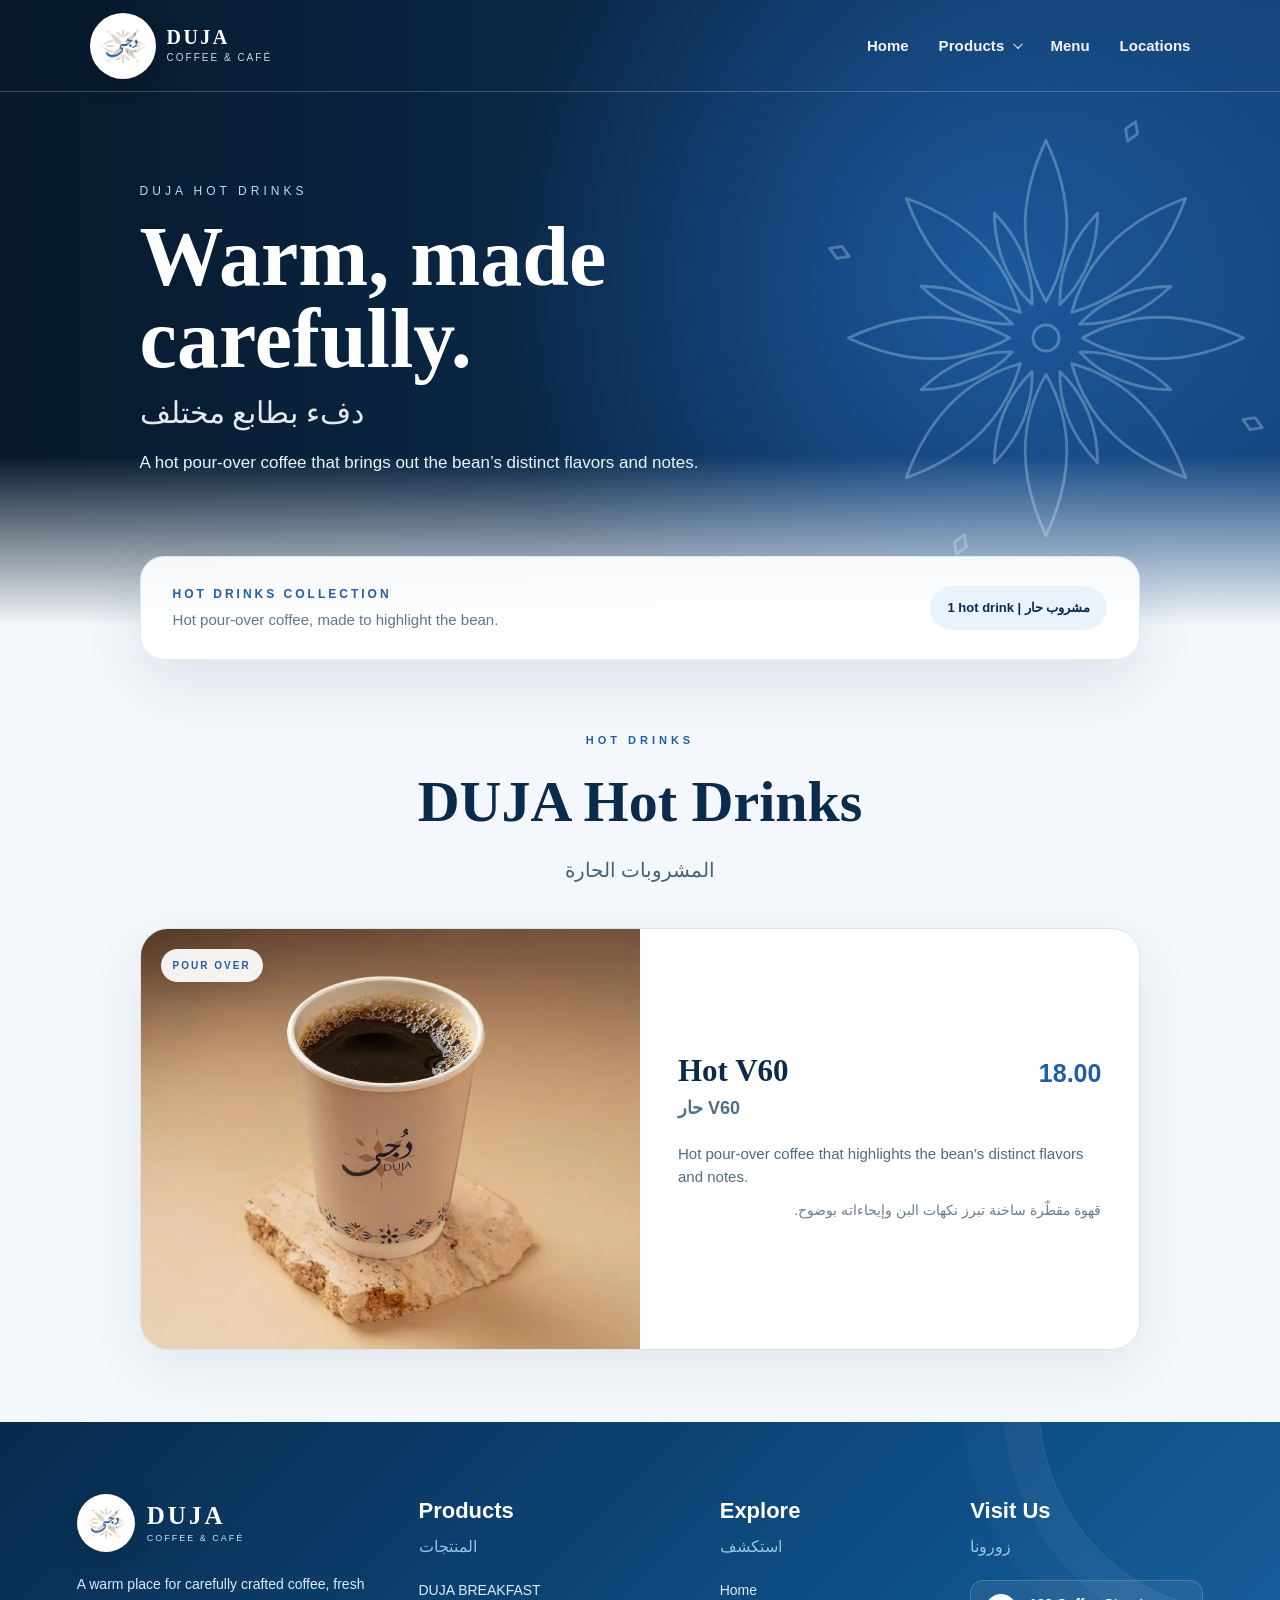
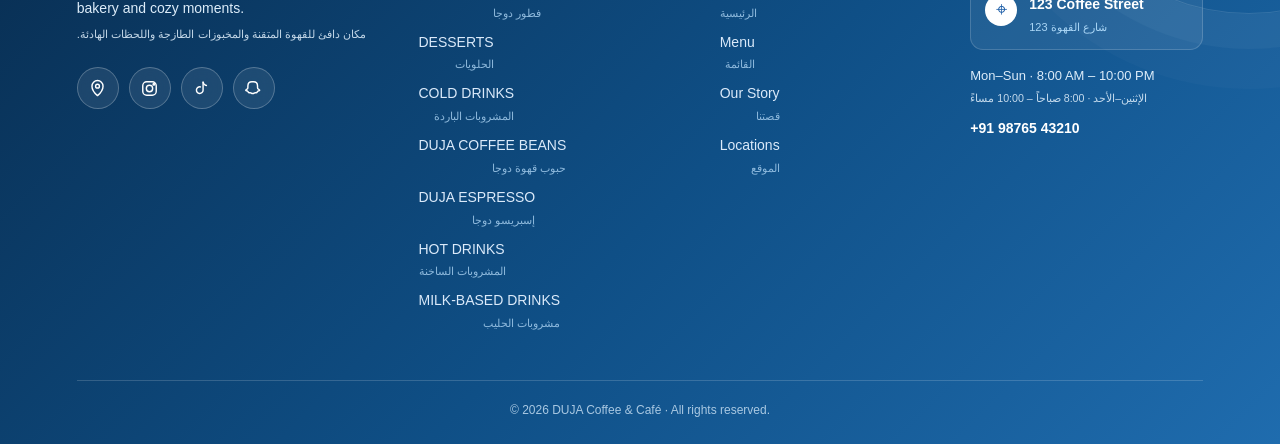
<file: products/duja-hot-drinks.html>
<!DOCTYPE html>

<html lang="en">
<head>
<meta content="#0b2b4d" name="theme-color"/>
<meta charset="utf-8"/>
<meta content="width=device-width, initial-scale=1.0" name="viewport"/>
<title>DUJA Hot Drinks — المشروبات الحارة</title>
<meta content="DUJA Hot Drinks — Hot V60." name="description"/>
<style>
*{box-sizing:border-box;margin:0;padding:0}
html{scroll-behavior:smooth}
body{font-family:Arial,Helvetica,sans-serif;background:#f4f8fc;color:#10243d;line-height:1.55}
:root{--blue:#1f5fa8;--deep:#0b2b4d;--soft:#eaf3fb;--line:#d8e5f1;--paper:#fff;--muted:#60778f}
a{text-decoration:none;color:inherit}
.hero{min-height:600px;position:relative;overflow:hidden;color:#fff;background:radial-gradient(circle at 78% 45%,rgba(31,95,168,.85) 0,rgba(31,95,168,0) 48%),linear-gradient(90deg,#07192b,#0b2b4d 55%,#123f70)}
.hero:before{content:"";position:absolute;right:-2%;top:54%;width:520px;height:520px;transform:translateY(-50%);background:url("data:image/svg+xml,%3Csvg xmlns='http://www.w3.org/2000/svg' viewBox='0 0 200 200' fill='none' stroke='%23b9d9f5' stroke-width='1.1' stroke-linejoin='round'%3E%3Cg transform='translate(100 100)'%3E%3Cpath d='M0,-14 Q16,-42 0,-76 Q-16,-42 0,-14Z' transform='rotate(0)'/%3E%3Cpath d='M0,-14 Q16,-42 0,-76 Q-16,-42 0,-14Z' transform='rotate(45)'/%3E%3Cpath d='M0,-14 Q16,-42 0,-76 Q-16,-42 0,-14Z' transform='rotate(90)'/%3E%3Cpath d='M0,-14 Q16,-42 0,-76 Q-16,-42 0,-14Z' transform='rotate(135)'/%3E%3Cpath d='M0,-14 Q16,-42 0,-76 Q-16,-42 0,-14Z' transform='rotate(180)'/%3E%3Cpath d='M0,-14 Q16,-42 0,-76 Q-16,-42 0,-14Z' transform='rotate(225)'/%3E%3Cpath d='M0,-14 Q16,-42 0,-76 Q-16,-42 0,-14Z' transform='rotate(270)'/%3E%3Cpath d='M0,-14 Q16,-42 0,-76 Q-16,-42 0,-14Z' transform='rotate(315)'/%3E%3Cpath d='M0,-14 Q8,-32 0,-52 Q-8,-32 0,-14Z' transform='rotate(22.5)'/%3E%3Cpath d='M0,-14 Q8,-32 0,-52 Q-8,-32 0,-14Z' transform='rotate(67.5)'/%3E%3Cpath d='M0,-14 Q8,-32 0,-52 Q-8,-32 0,-14Z' transform='rotate(112.5)'/%3E%3Cpath d='M0,-14 Q8,-32 0,-52 Q-8,-32 0,-14Z' transform='rotate(157.5)'/%3E%3Cpath d='M0,-14 Q8,-32 0,-52 Q-8,-32 0,-14Z' transform='rotate(202.5)'/%3E%3Cpath d='M0,-14 Q8,-32 0,-52 Q-8,-32 0,-14Z' transform='rotate(247.5)'/%3E%3Cpath d='M0,-14 Q8,-32 0,-52 Q-8,-32 0,-14Z' transform='rotate(292.5)'/%3E%3Cpath d='M0,-14 Q8,-32 0,-52 Q-8,-32 0,-14Z' transform='rotate(337.5)'/%3E%3Ccircle r='5'/%3E%3Cpath d='M0,-90 L2.5,-86 L0,-82 L-2.5,-86Z' transform='rotate(22.5)'/%3E%3Cpath d='M0,-90 L2.5,-86 L0,-82 L-2.5,-86Z' transform='rotate(112.5)'/%3E%3Cpath d='M0,-90 L2.5,-86 L0,-82 L-2.5,-86Z' transform='rotate(202.5)'/%3E%3Cpath d='M0,-90 L2.5,-86 L0,-82 L-2.5,-86Z' transform='rotate(292.5)'/%3E%3C/g%3E%3C/svg%3E") center/contain no-repeat;opacity:.34}
.hero:after{content:"";position:absolute;left:0;right:0;bottom:0;height:170px;background:linear-gradient(transparent,#f4f8fc);z-index:1}
nav{height:88px;display:flex;align-items:center;justify-content:space-between;padding:0 7%;border-bottom:1px solid rgba(255,255,255,.22);background:transparent;position:relative;z-index:10}
.logo{display:flex;align-items:center;gap:10px;color:#fff}.logo img{width:48px;height:48px;object-fit:cover;border-radius:50%;border:1px solid rgba(255,255,255,.55)}
.logo strong{display:block;font-size:20px;letter-spacing:1px}.logo span{display:block;font-size:9px;letter-spacing:2.5px;opacity:.8;text-transform:uppercase}
.navlinks{display:flex;align-items:center;gap:30px;font-size:14px}.navlinks a{color:#fff;opacity:.95}.navlinks a:hover{opacity:1;color:#cfe6fb}.nav-btn{padding:10px 17px;border:1px solid rgba(255,255,255,.55);border-radius:999px}.menu-btn{display:none;background:none;border:0;color:#fff;font-size:28px}
.hero-content{max-width:1180px;margin:auto;padding:90px 7% 150px;position:relative;z-index:2}.eyebrow{font-size:12px;letter-spacing:4px;text-transform:uppercase;color:#b9d9f5;margin-bottom:15px}.hero h1{font-family:Georgia,serif;font-size:clamp(48px,7vw,84px);line-height:.98;max-width:760px;margin-bottom:22px}.hero-ar{font-size:clamp(20px,2.5vw,30px);font-weight:500;opacity:.9;direction:rtl;text-align:left;display:block;margin-top:18px}.hero-copy{max-width:610px;color:#eaf4fc;font-size:17px}
main{position:relative;z-index:3}.intro{max-width:1180px;margin:-70px auto 0;padding:0 7%;position:relative;z-index:4}.intro-box{background:rgba(255,255,255,.92);border:1px solid rgba(31,95,168,.12);box-shadow:0 22px 60px rgba(11,43,77,.10);border-radius:24px;padding:28px 32px;display:flex;justify-content:space-between;align-items:center;gap:25px}.intro-title{font-size:12px;letter-spacing:3px;text-transform:uppercase;color:var(--blue);font-weight:800}.intro-copy{font-size:15px;color:var(--muted);margin-top:4px}.hours{white-space:nowrap;padding:12px 17px;border-radius:999px;background:var(--soft);color:var(--deep);font-weight:700;font-size:13px}
.products{max-width:1180px;margin:72px auto 72px;padding:0 7%}.products+.products{margin-top:0}.section-head{text-align:center;margin-bottom:42px}.section-kicker{color:var(--blue);font-size:11px;font-weight:800;letter-spacing:4px;text-transform:uppercase}.section-head h2{font-family:Georgia,serif;font-size:clamp(38px,5vw,58px);color:var(--deep);margin:8px 0}.section-head .ar{font-size:20px;direction:rtl;display:block;color:#45627b}.section-head p{max-width:610px;margin:12px auto 0;color:var(--muted)}.section-head p.p-ar{direction:rtl;margin-top:6px}
.grid{display:grid;grid-template-columns:repeat(2,minmax(0,1fr));gap:28px}.card{display:flex;flex-direction:column;background:var(--paper);border:1px solid var(--line);border-radius:28px;overflow:hidden;box-shadow:0 18px 55px rgba(11,43,77,.08);transition:transform .3s ease,box-shadow .3s ease}.card:hover{transform:translateY(-7px);box-shadow:0 28px 65px rgba(11,43,77,.14)}
.image-wrap{height:390px;position:relative;overflow:hidden;background:linear-gradient(135deg,#dbeaf7,#f7fbff)}.image-wrap img{width:100%;height:100%;object-fit:cover;display:block;transition:transform .6s ease}.card:hover .image-wrap img{transform:scale(1.035)}.image-placeholder{height:100%;display:flex;align-items:center;justify-content:center;flex-direction:column;color:#4e7191;letter-spacing:3px;text-transform:uppercase;background:radial-gradient(circle at 50% 42%,#fff 0,#edf5fb 45%,#d9e8f5 100%)}.image-placeholder strong{font-family:Georgia,serif;font-size:42px;letter-spacing:1px;color:var(--deep);text-transform:none;text-align:center;padding:0 20px}.image-placeholder span{font-size:11px;margin-top:8px}.badge{position:absolute;top:20px;left:20px;background:rgba(255,255,255,.92);color:var(--blue);font-size:10px;font-weight:800;letter-spacing:2px;text-transform:uppercase;padding:9px 12px;border-radius:999px;box-shadow:0 8px 20px rgba(0,0,0,.08)}
.card-body{padding:28px 28px 30px;flex:1;display:flex;flex-direction:column}.card-top{display:flex;align-items:flex-start;justify-content:space-between;gap:15px}.product-title h3{font-family:Georgia,serif;font-size:31px;color:var(--deep);line-height:1.08}.product-title .arabic{display:block;direction:rtl;text-align:left;font-size:18px;color:#526f88;margin-top:8px;font-weight:600}.price{font-size:25px;color:var(--blue);font-weight:800;white-space:nowrap}
.uses{display:flex;flex-wrap:wrap;gap:8px;margin-top:18px}.uses span{background:var(--soft);color:var(--deep);border-radius:999px;padding:7px 13px;font-size:12px;font-weight:700}
.desc{margin:19px 0;color:#506a81;font-size:15px}.desc-ar{direction:rtl;text-align:right;color:#6a7f92;font-size:14px;line-height:1.9;margin-top:-10px}
.stats{display:grid;grid-template-columns:repeat(2,1fr);gap:10px;margin:auto 0 0;padding-top:20px}.stat{border:1px solid var(--line);background:#f8fbfe;border-radius:15px;padding:13px 14px}.stat b{display:block;color:var(--deep);font-size:16px}.stat b em{display:block;font-style:normal;font-weight:600;font-size:14px;color:#526f88;direction:rtl;text-align:left;margin-top:2px}.stat span{display:block;font-size:11px;color:#71879a;letter-spacing:.4px;margin-top:6px}
.footer{background:var(--deep);color:#dceafa;padding:60px 7% 28px}.footer-inner{max-width:1180px;margin:auto;display:flex;justify-content:space-between;gap:40px}.footer h4{color:#fff;margin-bottom:12px}.footer p{color:#aac1d5;font-size:13px}.back{display:inline-flex;margin-top:22px;color:#a9d4f7;font-size:13px}.copyright{max-width:1180px;margin:35px auto 0;padding-top:20px;border-top:1px solid rgba(255,255,255,.12);font-size:11px;color:#8da8be}
@media(min-width:851px){.card.wide{grid-column:1/-1;display:grid;grid-template-columns:1fr 1fr}.card.wide .card-body{justify-content:center;padding:38px}.card.wide .image-wrap{height:100%;min-height:420px}}
@media(max-width:850px){.image-wrap{height:320px}nav{height:72px;padding:0 5%}.logo img{width:42px;height:42px}.logo strong{font-size:17px}.logo span{font-size:7px}.navlinks{display:none}.menu-btn{display:block}.hero{min-height:540px}.hero:before{width:420px;height:420px;right:-22%;opacity:.2}.hero-content{padding:78px 7% 135px}.hero h1{font-size:52px}.intro{margin:-55px auto 0;padding:0 5%}.intro-box{padding:22px;align-items:flex-start;flex-direction:column}.hours{white-space:normal}.products{padding:0 5%;margin-top:58px}.grid{grid-template-columns:1fr}.card-body{padding:23px}.card-top{flex-direction:column}.price{font-size:23px}.footer-inner{flex-direction:column}}
@media(max-width:480px){.image-wrap{height:280px}.hero h1{font-size:45px}.hero-ar{font-size:18px}.product-title h3{font-size:28px}.product-title .arabic{font-size:17px}.image-placeholder strong{font-size:32px}.stats{grid-template-columns:1fr}}
</style>
</head>
<body>
<section class="hero">
<div id="global-nav"></div>
<div class="hero-content">
<div class="eyebrow">DUJA HOT DRINKS</div>
<h1>Warm, made carefully.<span class="hero-ar">دفء بطابع مختلف</span></h1>
<p class="hero-copy">A hot pour-over coffee that brings out the bean’s distinct flavors and notes.</p>
</div>
</section>
<main>
<section class="intro"><div class="intro-box"><div><div class="intro-title">Hot Drinks Collection</div><div class="intro-copy">Hot pour-over coffee, made to highlight the bean.</div></div><div class="hours">1 hot drink | مشروب حار</div></div></section>
<section class="products" id="products">
<div class="section-head"><div class="section-kicker">Hot Drinks</div><h2>DUJA Hot Drinks</h2><span class="ar">المشروبات الحارة</span></div>
<div class="grid">
<article class="card wide">
<div class="image-wrap"><img alt="Hot V60" fetchpriority="high" loading="eager" onerror="this.style.display='none';this.nextElementSibling.style.display='flex'" src="/images/hot-drinks-hero.jpg"/><div class="image-placeholder" style="display:none"><strong>Hot V60</strong><span>Product image</span></div><div class="badge">Pour Over</div></div>
<div class="card-body"><div class="card-top"><div class="product-title"><h3>Hot V60</h3><span class="arabic">V60 حار</span></div><div class="price">18.00</div></div>
<p class="desc">Hot pour-over coffee that highlights the bean’s distinct flavors and notes.</p>
<p class="desc-ar">قهوة مقطّرة ساخنة تبرز نكهات البن وإيحاءاته بوضوح.</p></div>
</article>
</div>
</section>
</main>
<div id="global-footer"></div>

<script src="../components.js"></script></body>
</html>
</file>
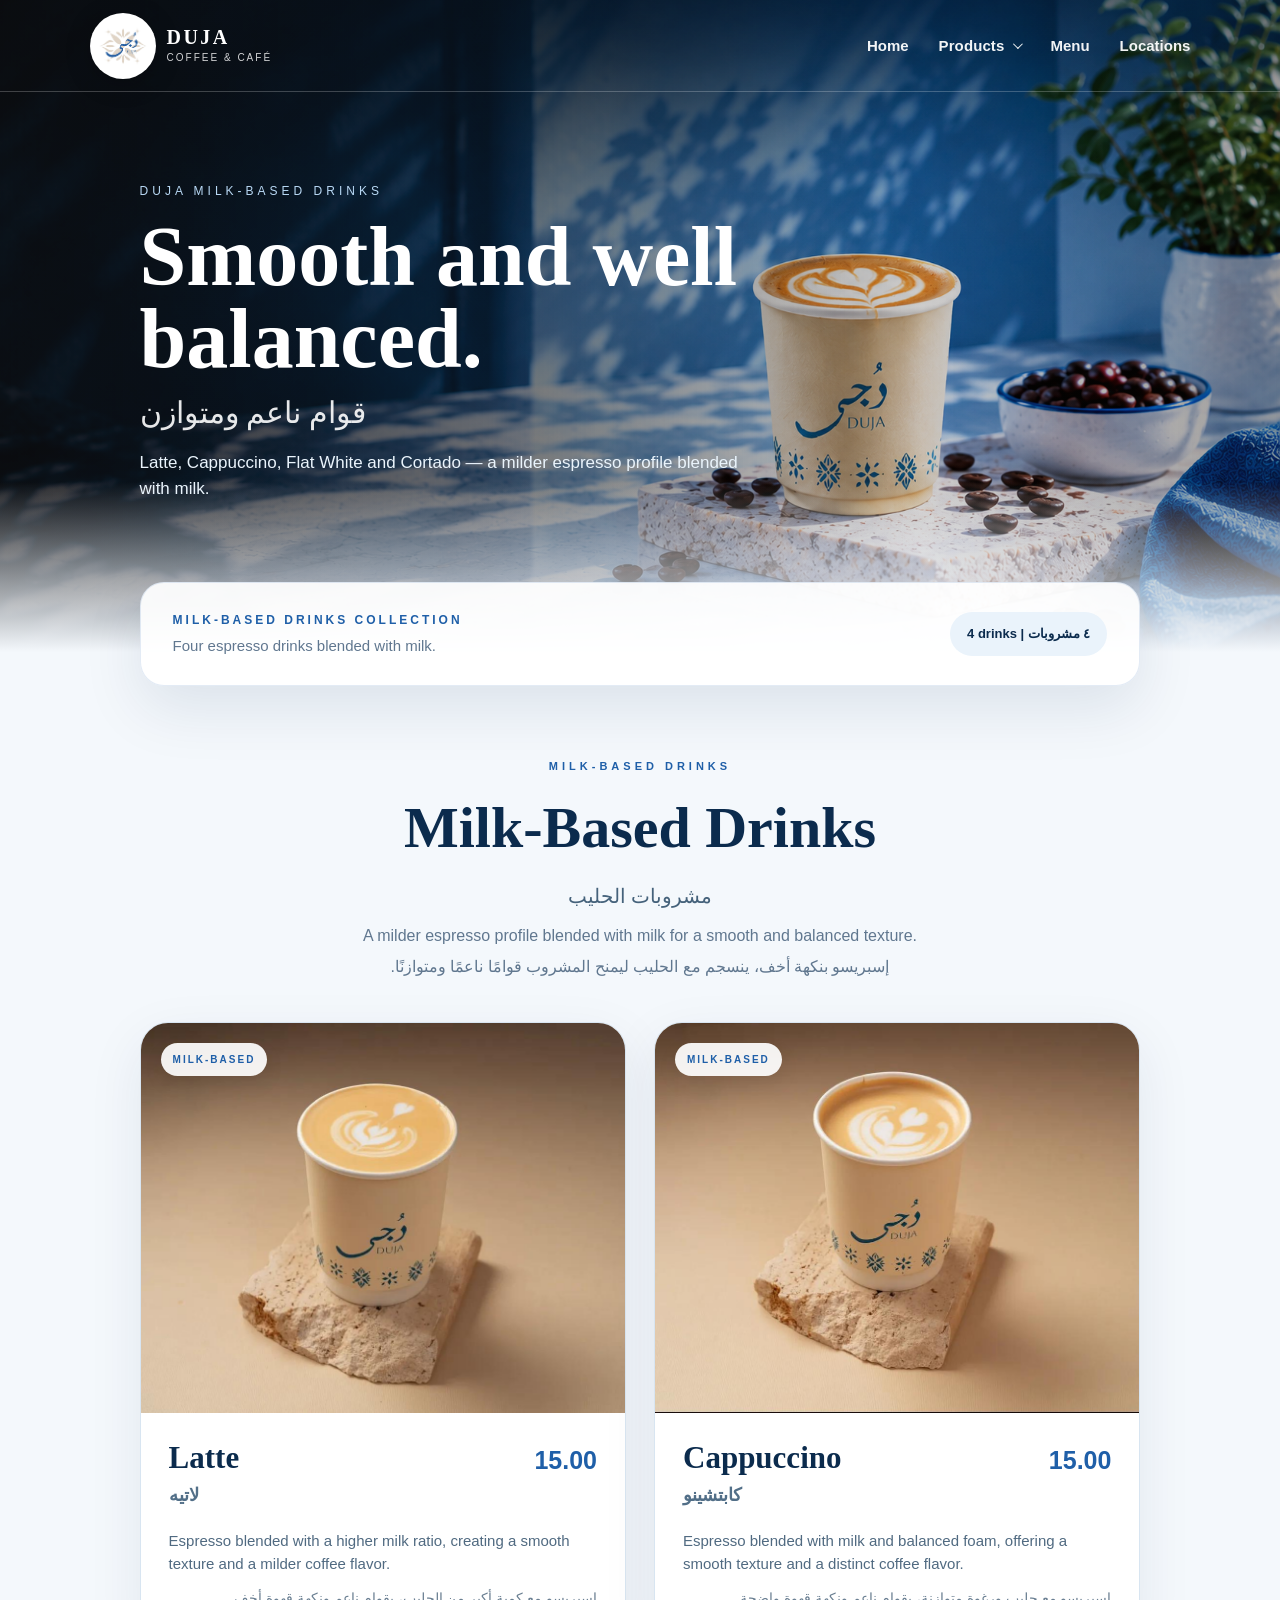
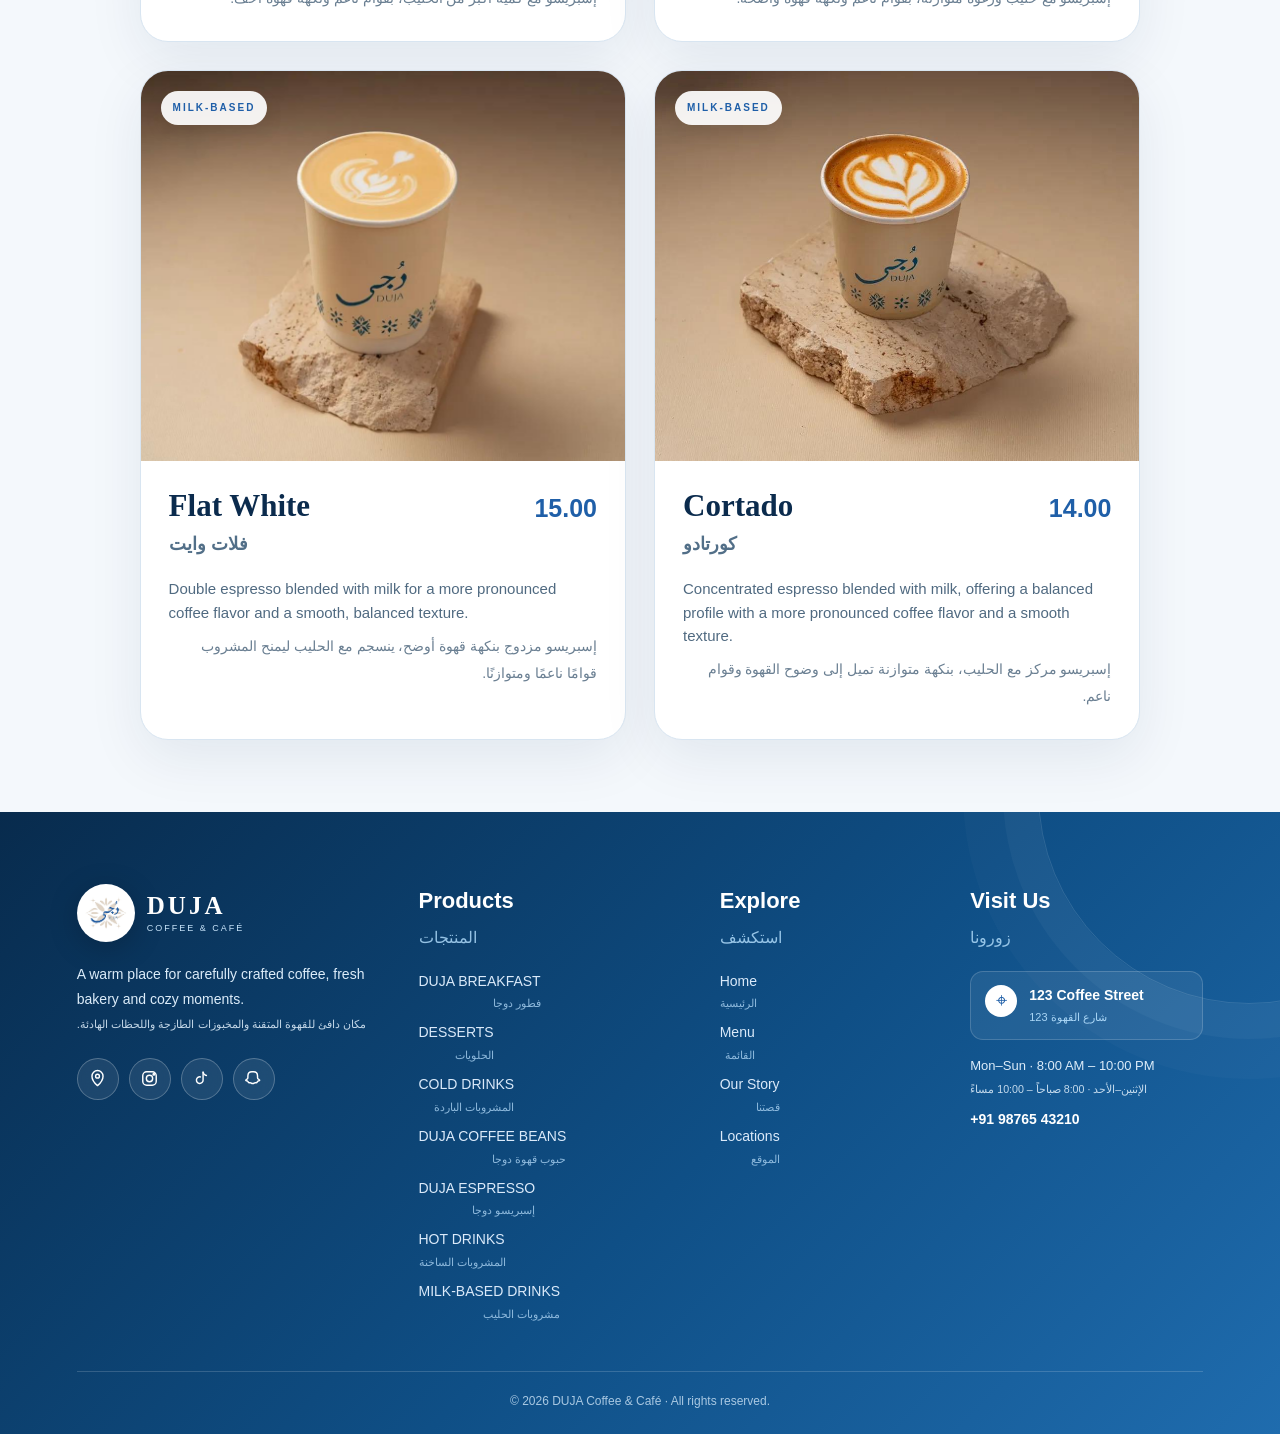
<file: products/duja-milk-based-drinks.html>
<!DOCTYPE html>

<html lang="en">
<head>
<meta content="#0b2b4d" name="theme-color"/>
<meta charset="utf-8"/>
<meta content="width=device-width, initial-scale=1.0" name="viewport"/>
<title>DUJA Milk-Based Drinks — مشروبات الحليب</title>
<meta content="DUJA Milk-Based Drinks — Latte, Cappuccino, Flat White and Cortado." name="description"/>
<style>
*{box-sizing:border-box;margin:0;padding:0}
html{scroll-behavior:smooth}
body{font-family:Arial,Helvetica,sans-serif;background:#f4f8fc;color:#10243d;line-height:1.55}
:root{--blue:#1f5fa8;--deep:#0b2b4d;--soft:#eaf3fb;--line:#d8e5f1;--paper:#fff;--muted:#60778f}
a{text-decoration:none;color:inherit}
.hero{min-height:600px;position:relative;overflow:hidden;color:#fff;background:radial-gradient(circle at 78% 45%,rgba(31,95,168,.85) 0,rgba(31,95,168,0) 48%),linear-gradient(90deg,#07192b,#0b2b4d 55%,#123f70)}
/* .hero:before{content:"";position:absolute;right:-2%;top:54%;width:520px;height:520px;transform:translateY(-50%);background:url("data:image/svg+xml,%3Csvg xmlns='http://www.w3.org/2000/svg' viewBox='0 0 200 200' fill='none' stroke='%23b9d9f5' stroke-width='1.1' stroke-linejoin='round'%3E%3Cg transform='translate(100 100)'%3E%3Cpath d='M0,-14 Q16,-42 0,-76 Q-16,-42 0,-14Z' transform='rotate(0)'/%3E%3Cpath d='M0,-14 Q16,-42 0,-76 Q-16,-42 0,-14Z' transform='rotate(45)'/%3E%3Cpath d='M0,-14 Q16,-42 0,-76 Q-16,-42 0,-14Z' transform='rotate(90)'/%3E%3Cpath d='M0,-14 Q16,-42 0,-76 Q-16,-42 0,-14Z' transform='rotate(135)'/%3E%3Cpath d='M0,-14 Q16,-42 0,-76 Q-16,-42 0,-14Z' transform='rotate(180)'/%3E%3Cpath d='M0,-14 Q16,-42 0,-76 Q-16,-42 0,-14Z' transform='rotate(225)'/%3E%3Cpath d='M0,-14 Q16,-42 0,-76 Q-16,-42 0,-14Z' transform='rotate(270)'/%3E%3Cpath d='M0,-14 Q16,-42 0,-76 Q-16,-42 0,-14Z' transform='rotate(315)'/%3E%3Cpath d='M0,-14 Q8,-32 0,-52 Q-8,-32 0,-14Z' transform='rotate(22.5)'/%3E%3Cpath d='M0,-14 Q8,-32 0,-52 Q-8,-32 0,-14Z' transform='rotate(67.5)'/%3E%3Cpath d='M0,-14 Q8,-32 0,-52 Q-8,-32 0,-14Z' transform='rotate(112.5)'/%3E%3Cpath d='M0,-14 Q8,-32 0,-52 Q-8,-32 0,-14Z' transform='rotate(157.5)'/%3E%3Cpath d='M0,-14 Q8,-32 0,-52 Q-8,-32 0,-14Z' transform='rotate(202.5)'/%3E%3Cpath d='M0,-14 Q8,-32 0,-52 Q-8,-32 0,-14Z' transform='rotate(247.5)'/%3E%3Cpath d='M0,-14 Q8,-32 0,-52 Q-8,-32 0,-14Z' transform='rotate(292.5)'/%3E%3Cpath d='M0,-14 Q8,-32 0,-52 Q-8,-32 0,-14Z' transform='rotate(337.5)'/%3E%3Ccircle r='5'/%3E%3Cpath d='M0,-90 L2.5,-86 L0,-82 L-2.5,-86Z' transform='rotate(22.5)'/%3E%3Cpath d='M0,-90 L2.5,-86 L0,-82 L-2.5,-86Z' transform='rotate(112.5)'/%3E%3Cpath d='M0,-90 L2.5,-86 L0,-82 L-2.5,-86Z' transform='rotate(202.5)'/%3E%3Cpath d='M0,-90 L2.5,-86 L0,-82 L-2.5,-86Z' transform='rotate(292.5)'/%3E%3C/g%3E%3C/svg%3E") center/contain no-repeat;opacity:.34} */
.hero{
        background:
      linear-gradient(90deg,rgba(12,8,5,.84) 0%,rgba(12,8,5,.57) 38%,rgba(12,8,5,.2) 72%,rgba(12,8,5,.4) 100%),
      url("/images/milk-based-hero.png") center/cover no-repeat;
}

.hero:after{content:"";position:absolute;left:0;right:0;bottom:0;height:170px;background:linear-gradient(transparent,#f4f8fc);z-index:1}
nav{height:88px;display:flex;align-items:center;justify-content:space-between;padding:0 7%;border-bottom:1px solid rgba(255,255,255,.22);background:transparent;position:relative;z-index:10}
.logo{display:flex;align-items:center;gap:10px;color:#fff}.logo img{width:48px;height:48px;object-fit:cover;border-radius:50%;border:1px solid rgba(255,255,255,.55)}
.logo strong{display:block;font-size:20px;letter-spacing:1px}.logo span{display:block;font-size:9px;letter-spacing:2.5px;opacity:.8;text-transform:uppercase}
.navlinks{display:flex;align-items:center;gap:30px;font-size:14px}.navlinks a{color:#fff;opacity:.95}.navlinks a:hover{opacity:1;color:#cfe6fb}.nav-btn{padding:10px 17px;border:1px solid rgba(255,255,255,.55);border-radius:999px}.menu-btn{display:none;background:none;border:0;color:#fff;font-size:28px}
.hero-content{max-width:1180px;margin:auto;padding:90px 7% 150px;position:relative;z-index:2}.eyebrow{font-size:12px;letter-spacing:4px;text-transform:uppercase;color:#b9d9f5;margin-bottom:15px}.hero h1{font-family:Georgia,serif;font-size:clamp(48px,7vw,84px);line-height:.98;max-width:760px;margin-bottom:22px}.hero-ar{font-size:clamp(20px,2.5vw,30px);font-weight:500;opacity:.9;direction:rtl;text-align:left;display:block;margin-top:18px}.hero-copy{max-width:610px;color:#eaf4fc;font-size:17px}
main{position:relative;z-index:3}.intro{max-width:1180px;margin:-70px auto 0;padding:0 7%;position:relative;z-index:4}.intro-box{background:rgba(255,255,255,.92);border:1px solid rgba(31,95,168,.12);box-shadow:0 22px 60px rgba(11,43,77,.10);border-radius:24px;padding:28px 32px;display:flex;justify-content:space-between;align-items:center;gap:25px}.intro-title{font-size:12px;letter-spacing:3px;text-transform:uppercase;color:var(--blue);font-weight:800}.intro-copy{font-size:15px;color:var(--muted);margin-top:4px}.hours{white-space:nowrap;padding:12px 17px;border-radius:999px;background:var(--soft);color:var(--deep);font-weight:700;font-size:13px}
.products{max-width:1180px;margin:72px auto 72px;padding:0 7%}.products+.products{margin-top:0}.section-head{text-align:center;margin-bottom:42px}.section-kicker{color:var(--blue);font-size:11px;font-weight:800;letter-spacing:4px;text-transform:uppercase}.section-head h2{font-family:Georgia,serif;font-size:clamp(38px,5vw,58px);color:var(--deep);margin:8px 0}.section-head .ar{font-size:20px;direction:rtl;display:block;color:#45627b}.section-head p{max-width:610px;margin:12px auto 0;color:var(--muted)}.section-head p.p-ar{direction:rtl;margin-top:6px}
.grid{display:grid;grid-template-columns:repeat(2,minmax(0,1fr));gap:28px}.card{display:flex;flex-direction:column;background:var(--paper);border:1px solid var(--line);border-radius:28px;overflow:hidden;box-shadow:0 18px 55px rgba(11,43,77,.08);transition:transform .3s ease,box-shadow .3s ease}.card:hover{transform:translateY(-7px);box-shadow:0 28px 65px rgba(11,43,77,.14)}
.image-wrap{height:390px;position:relative;overflow:hidden;background:linear-gradient(135deg,#dbeaf7,#f7fbff)}.image-wrap img{width:100%;height:100%;object-fit:cover;display:block;transition:transform .6s ease}.card:hover .image-wrap img{transform:scale(1.035)}.image-placeholder{height:100%;display:flex;align-items:center;justify-content:center;flex-direction:column;color:#4e7191;letter-spacing:3px;text-transform:uppercase;background:radial-gradient(circle at 50% 42%,#fff 0,#edf5fb 45%,#d9e8f5 100%)}.image-placeholder strong{font-family:Georgia,serif;font-size:42px;letter-spacing:1px;color:var(--deep);text-transform:none;text-align:center;padding:0 20px}.image-placeholder span{font-size:11px;margin-top:8px}.badge{position:absolute;top:20px;left:20px;background:rgba(255,255,255,.92);color:var(--blue);font-size:10px;font-weight:800;letter-spacing:2px;text-transform:uppercase;padding:9px 12px;border-radius:999px;box-shadow:0 8px 20px rgba(0,0,0,.08)}
.card-body{padding:28px 28px 30px;flex:1;display:flex;flex-direction:column}.card-top{display:flex;align-items:flex-start;justify-content:space-between;gap:15px}.product-title h3{font-family:Georgia,serif;font-size:31px;color:var(--deep);line-height:1.08}.product-title .arabic{display:block;direction:rtl;text-align:left;font-size:18px;color:#526f88;margin-top:8px;font-weight:600}.price{font-size:25px;color:var(--blue);font-weight:800;white-space:nowrap}
.uses{display:flex;flex-wrap:wrap;gap:8px;margin-top:18px}.uses span{background:var(--soft);color:var(--deep);border-radius:999px;padding:7px 13px;font-size:12px;font-weight:700}
.desc{margin:19px 0;color:#506a81;font-size:15px}.desc-ar{direction:rtl;text-align:right;color:#6a7f92;font-size:14px;line-height:1.9;margin-top:-10px}
.stats{display:grid;grid-template-columns:repeat(2,1fr);gap:10px;margin:auto 0 0;padding-top:20px}.stat{border:1px solid var(--line);background:#f8fbfe;border-radius:15px;padding:13px 14px}.stat b{display:block;color:var(--deep);font-size:16px}.stat b em{display:block;font-style:normal;font-weight:600;font-size:14px;color:#526f88;direction:rtl;text-align:left;margin-top:2px}.stat span{display:block;font-size:11px;color:#71879a;letter-spacing:.4px;margin-top:6px}
.footer{background:var(--deep);color:#dceafa;padding:60px 7% 28px}.footer-inner{max-width:1180px;margin:auto;display:flex;justify-content:space-between;gap:40px}.footer h4{color:#fff;margin-bottom:12px}.footer p{color:#aac1d5;font-size:13px}.back{display:inline-flex;margin-top:22px;color:#a9d4f7;font-size:13px}.copyright{max-width:1180px;margin:35px auto 0;padding-top:20px;border-top:1px solid rgba(255,255,255,.12);font-size:11px;color:#8da8be}
@media(min-width:851px){.card.wide{grid-column:1/-1;display:grid;grid-template-columns:1fr 1fr}.card.wide .card-body{justify-content:center;padding:38px}.card.wide .image-wrap{height:100%;min-height:420px}}
@media(max-width:850px){.image-wrap{height:320px}nav{height:72px;padding:0 5%}.logo img{width:42px;height:42px}.logo strong{font-size:17px}.logo span{font-size:7px}.navlinks{display:none}.menu-btn{display:block}.hero{min-height:540px}.hero:before{width:420px;height:420px;right:-22%;opacity:.2}.hero-content{padding:78px 7% 135px}.hero h1{font-size:52px}.intro{margin:-55px auto 0;padding:0 5%}.intro-box{padding:22px;align-items:flex-start;flex-direction:column}.hours{white-space:normal}.products{padding:0 5%;margin-top:58px}.grid{grid-template-columns:1fr}.card-body{padding:23px}.card-top{flex-direction:column}.price{font-size:23px}.footer-inner{flex-direction:column}}
@media(max-width:480px){.image-wrap{height:280px}.hero h1{font-size:45px}.hero-ar{font-size:18px}.product-title h3{font-size:28px}.product-title .arabic{font-size:17px}.image-placeholder strong{font-size:32px}.stats{grid-template-columns:1fr}}
</style>
</head>
<body>
<section class="hero">
<div id="global-nav"></div>
<div class="hero-content">
<div class="eyebrow">DUJA MILK-BASED DRINKS</div>
<h1>Smooth and well balanced.<span class="hero-ar">قوام ناعم ومتوازن</span></h1>
<p class="hero-copy">Latte, Cappuccino, Flat White and Cortado — a milder espresso profile blended with milk.</p>
</div>
</section>
<main>
<section class="intro"><div class="intro-box"><div><div class="intro-title">Milk-Based Drinks Collection</div><div class="intro-copy">Four espresso drinks blended with milk.</div></div><div class="hours">4 drinks | ٤ مشروبات</div></div></section>
<section class="products" id="products">
<div class="section-head"><div class="section-kicker">Milk-Based Drinks</div><h2>Milk-Based Drinks</h2><span class="ar">مشروبات الحليب</span><p>A milder espresso profile blended with milk for a smooth and balanced texture.</p><p class="p-ar">إسبريسو بنكهة أخف، ينسجم مع الحليب ليمنح المشروب قوامًا ناعمًا ومتوازنًا.</p></div>
<div class="grid">
<article class="card">
<div class="image-wrap"><img alt="Latte" fetchpriority="high" loading="eager" onerror="this.style.display='none';this.nextElementSibling.style.display='flex'" src="/images/flat-white.jpg"/><div class="image-placeholder" style="display:none"><strong>Latte</strong><span>Product image</span></div><div class="badge">Milk-Based</div></div>
<div class="card-body"><div class="card-top"><div class="product-title"><h3>Latte</h3><span class="arabic">لاتيه</span></div><div class="price">15.00</div></div>
<p class="desc">Espresso blended with a higher milk ratio, creating a smooth texture and a milder coffee flavor.</p>
<p class="desc-ar">إسبريسو مع كمية أكبر من الحليب، بقوام ناعم ونكهة قهوة أخف.</p></div>
</article>
<article class="card">
<div class="image-wrap"><img alt="Cappuccino" fetchpriority="high" loading="eager" onerror="this.style.display='none';this.nextElementSibling.style.display='flex'" src="/images/cappuccino.jpg"/><div class="image-placeholder" style="display:none"><strong>Cappuccino</strong><span>Product image</span></div><div class="badge">Milk-Based</div></div>
<div class="card-body"><div class="card-top"><div class="product-title"><h3>Cappuccino</h3><span class="arabic">كابتشينو</span></div><div class="price">15.00</div></div>
<p class="desc">Espresso blended with milk and balanced foam, offering a smooth texture and a distinct coffee flavor.</p>
<p class="desc-ar">إسبريسو مع حليب ورغوة متوازنة، بقوام ناعم ونكهة قهوة واضحة.</p></div>
</article>
<article class="card">
<div class="image-wrap"><img alt="Flat White" loading="lazy" onerror="this.style.display='none';this.nextElementSibling.style.display='flex'" src="/images/flat-white.jpg"/><div class="image-placeholder" style="display:none"><strong>Flat White</strong><span>Product image</span></div><div class="badge">Milk-Based</div></div>
<div class="card-body"><div class="card-top"><div class="product-title"><h3>Flat White</h3><span class="arabic">فلات وايت</span></div><div class="price">15.00</div></div>
<p class="desc">Double espresso blended with milk for a more pronounced coffee flavor and a smooth, balanced texture.</p>
<p class="desc-ar">إسبريسو مزدوج بنكهة قهوة أوضح، ينسجم مع الحليب ليمنح المشروب قوامًا ناعمًا ومتوازنًا.</p></div>
</article>
<article class="card">
<div class="image-wrap"><img alt="Cortado" loading="lazy" onerror="this.style.display='none';this.nextElementSibling.style.display='flex'" src="/images/cortado.jpg"/><div class="image-placeholder" style="display:none"><strong>Cortado</strong><span>Product image</span></div><div class="badge">Milk-Based</div></div>
<div class="card-body"><div class="card-top"><div class="product-title"><h3>Cortado</h3><span class="arabic">كورتادو</span></div><div class="price">14.00</div></div>
<p class="desc">Concentrated espresso blended with milk, offering a balanced profile with a more pronounced coffee flavor and a smooth texture.</p>
<p class="desc-ar">إسبريسو مركز مع الحليب، بنكهة متوازنة تميل إلى وضوح القهوة وقوام ناعم.</p></div>
</article>
</div>
</section>
</main>
<div id="global-footer"></div>

<script src="../components.js"></script></body>
</html>
</file>
